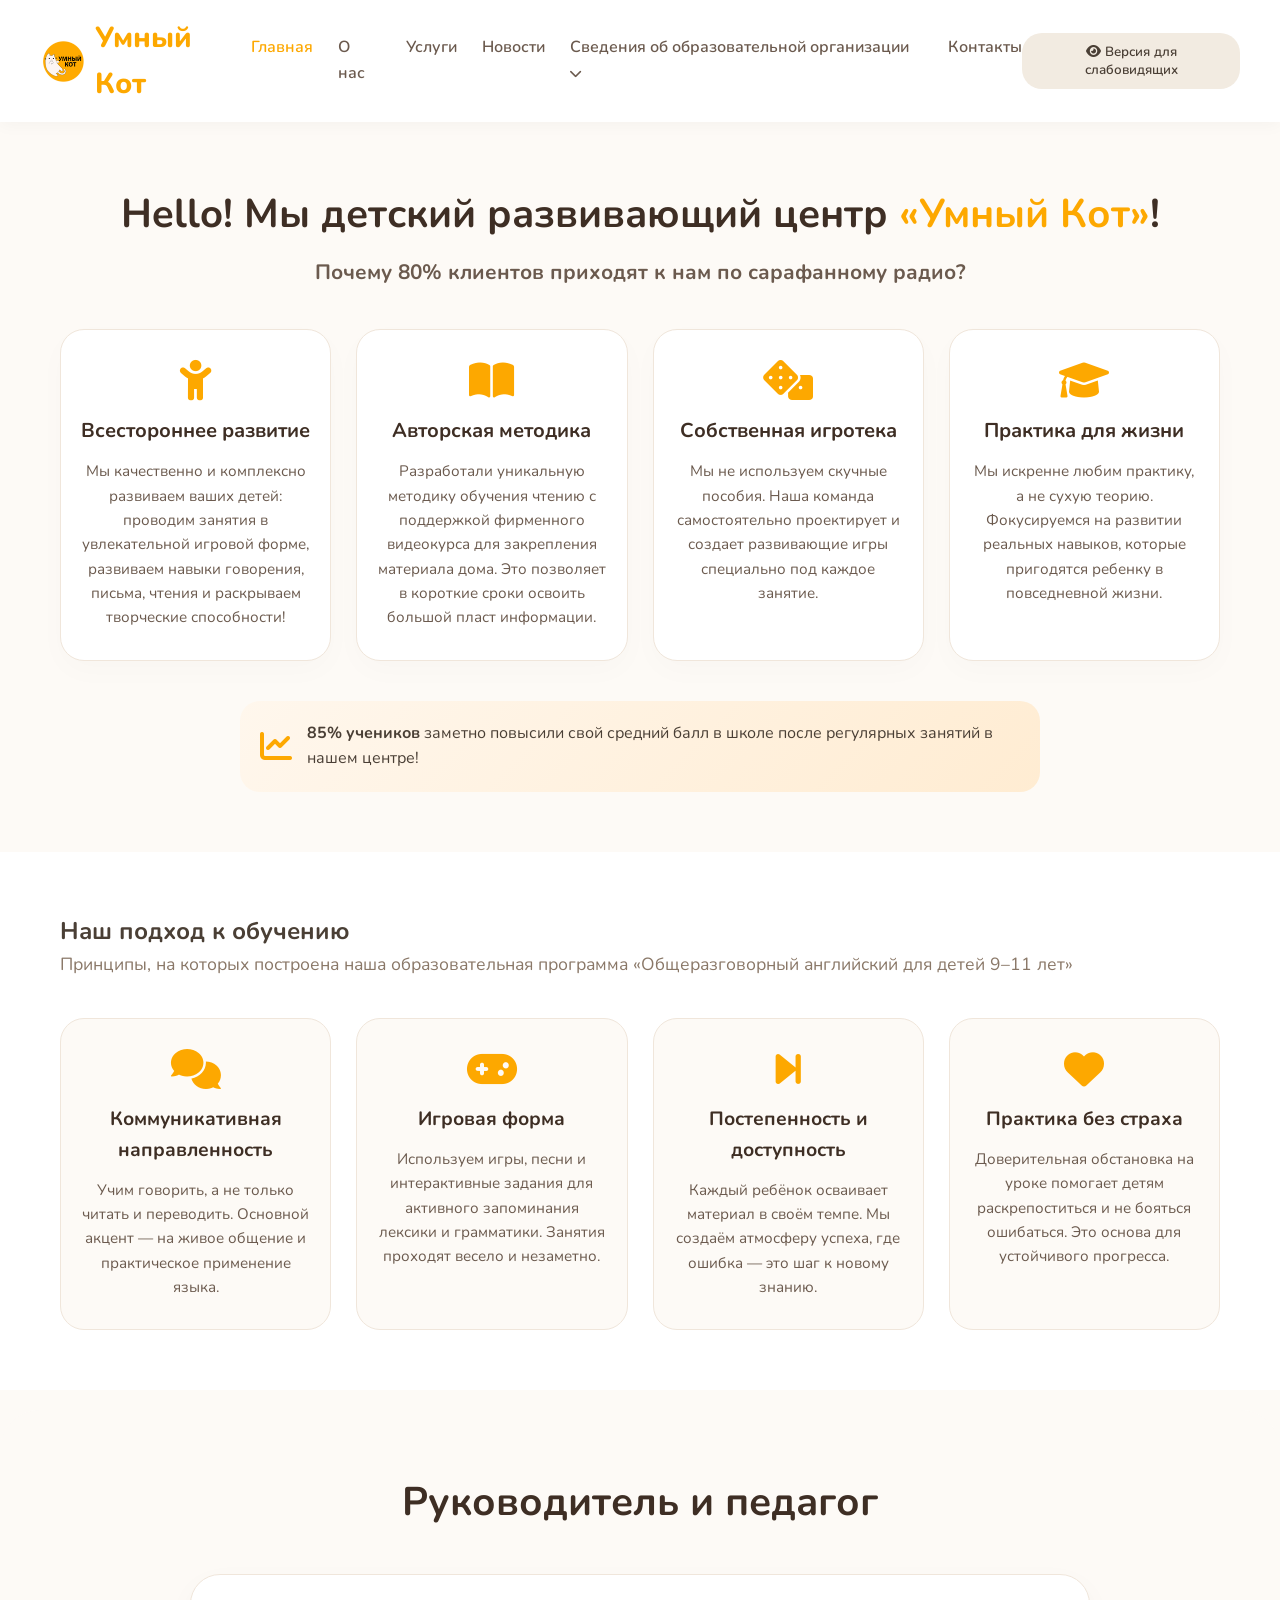
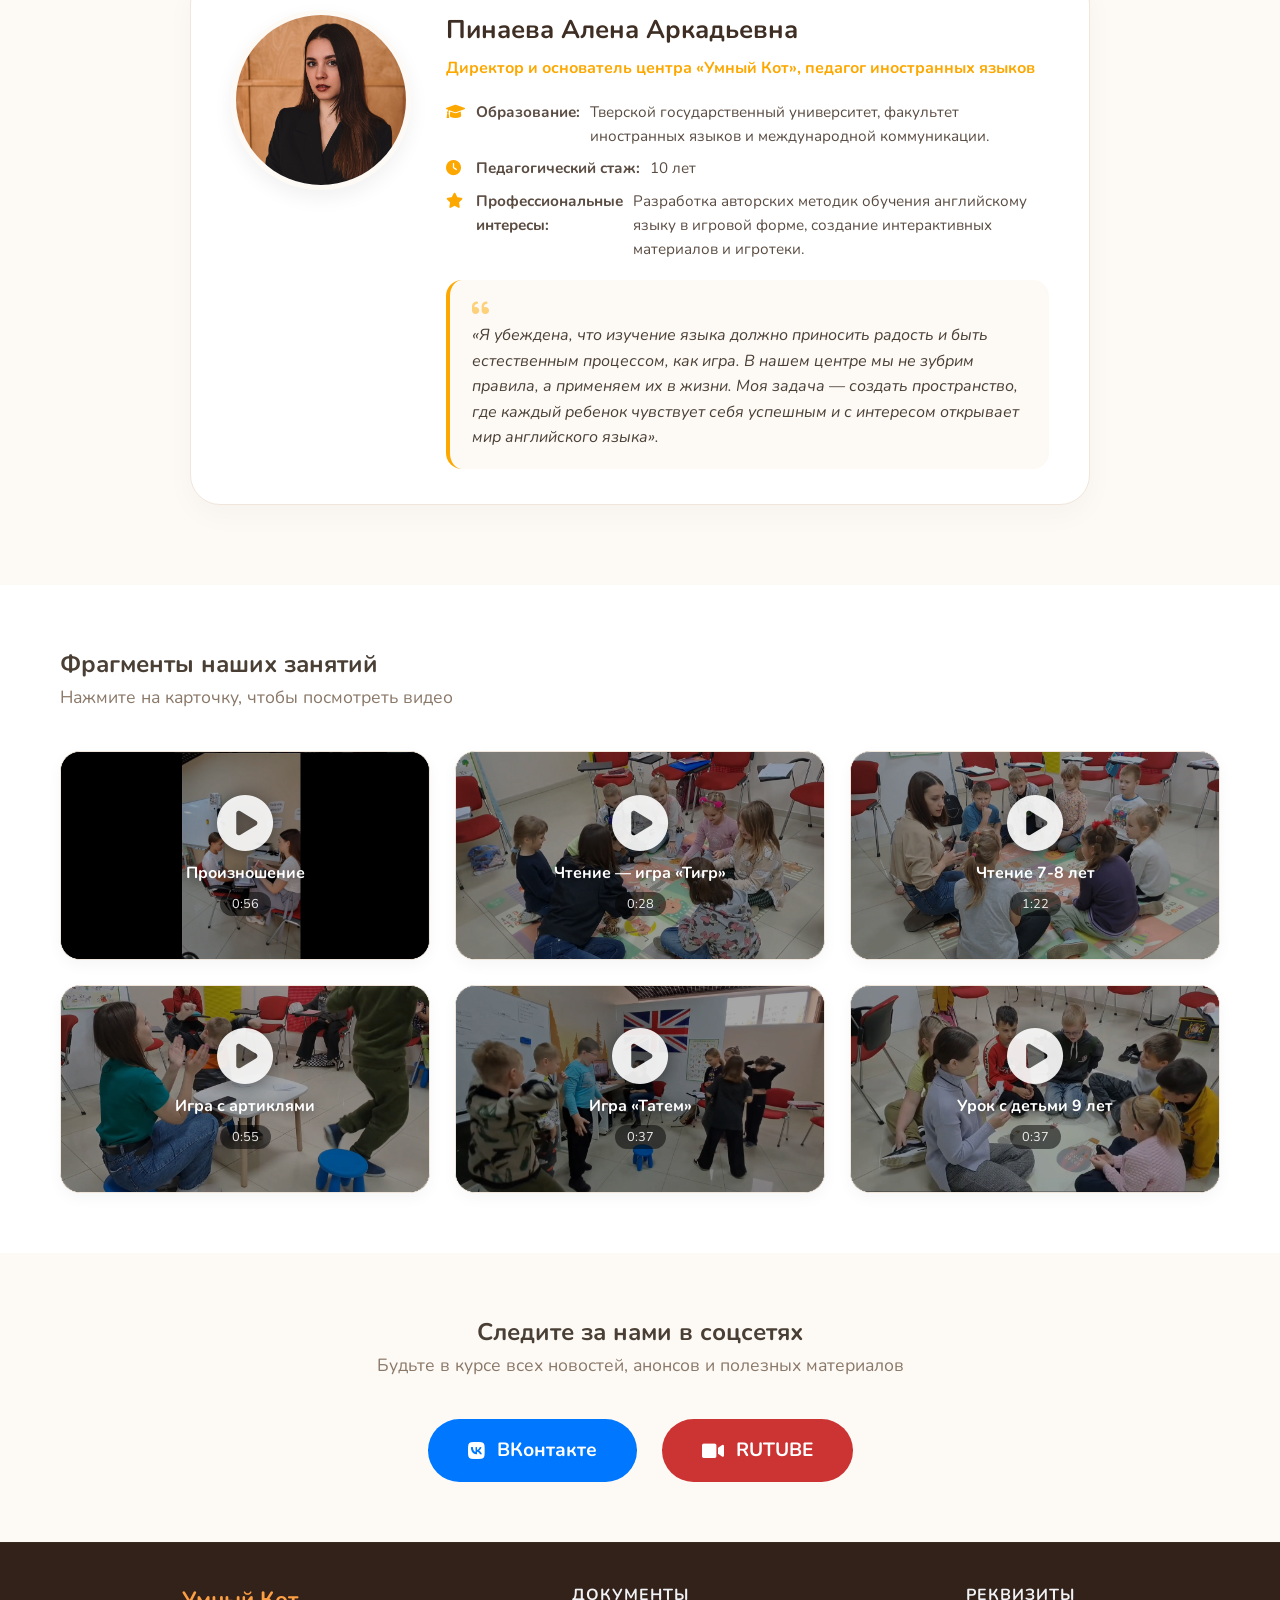
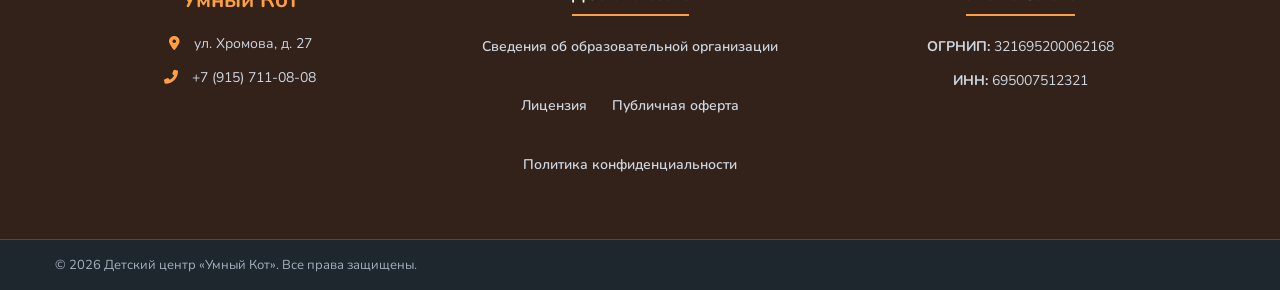
<file: about.html>
<!DOCTYPE html>
<html lang="ru">
<head>
    <meta charset="UTF-8" />
    <meta name="viewport" content="width=device-width, initial-scale=1.0" />
    <title>О нас — Умный Кот</title>
    <link rel="preconnect" href="https://fonts.googleapis.com" />
    <link rel="preconnect" href="https://fonts.gstatic.com" crossorigin />
    <link href="https://fonts.googleapis.com/css2?family=Nunito:wght@400;600;700;800&display=swap" rel="stylesheet" />
    <link rel="stylesheet" href="https://cdnjs.cloudflare.com/ajax/libs/font-awesome/6.0.0-beta3/css/all.min.css" />
    <link rel="stylesheet" href="assets/css/style.css" />
    <link rel="icon" type="image/png" href="assets/img/logo.png" />
</head>
<body>

<header>
    <div class="logo">
        <a href="index.html" style="display:flex; align-items:center; gap:10px; text-decoration:none; color:inherit;">
            <img src="assets/img/logo.png" alt="Умный Кот Логотип" id="main-logo">
            <span>Умный Кот</span>
        </a>
    </div>
    
    <ul class="nav-links" id="navLinks">
        <li><a href="index.html" class="active">Главная</a></li>
        <li><a href="about.html">О нас</a></li>
        <li><a href="services.html">Услуги</a></li>
        <li><a href="news.html">Новости</a></li>
        <li class="dropdown">
            <a href="sveden.html">Сведения об образовательной организации <i class="fas fa-chevron-down" style="font-size: 0.8rem;"></i></a>
            <ul class="dropdown-menu">
                <li><a href="sveden.html#common">Основные сведения</a></li>
                <li><a href="sveden.html#structure">Структура управления</a></li>
                <li><a href="sveden.html#documents">Документы</a></li>
                <li><a href="sveden.html#education">Образование</a></li>
                <li><a href="sveden.html#management">Руководство</a></li>
                <li><a href="sveden.html#teachers">Педсостав</a></li>
                <li><a href="sveden.html#paid-services">Платные услуги</a></li>
            </ul>
        </li>
        <li><a href="index.html#branches">Контакты</a></li>
    </ul>
    
    <!-- Бургер-меню (ДОБАВИТЬ) -->
    <div class="burger-menu" id="burgerMenu">
        <span></span>
        <span></span>
        <span></span>
    </div>
    
    <button id="bvi-open" class="btn-eye"><i class="fas fa-eye"></i> Версия для слабовидящих</button>
</header>

<main>
    <!-- ===== БЛОК "О ЦЕНТРЕ" ===== -->
    <section class="about-hero" id="mission">
        <div class="container">
            <h1>Hello! Мы детский развивающий центр <span>«Умный Кот»</span>!</h1>
            <p class="subtitle">Почему 80% клиентов приходят к нам по сарафанному радио?</p>
            
            <div class="advantages-grid">
                <div class="adv-card">
                    <i class="fas fa-child"></i>
                    <h3>Всестороннее развитие</h3>
                    <p>Мы качественно и комплексно развиваем ваших детей: проводим занятия в увлекательной игровой форме, развиваем навыки говорения, письма, чтения и раскрываем творческие способности!</p>
                </div>
                <div class="adv-card">
                    <i class="fas fa-book-open"></i>
                    <h3>Авторская методика</h3>
                    <p>Разработали уникальную методику обучения чтению с поддержкой фирменного видеокурса для закрепления материала дома. Это позволяет в короткие сроки освоить большой пласт информации.</p>
                </div>
                <div class="adv-card">
                    <i class="fas fa-dice"></i>
                    <h3>Собственная игротека</h3>
                    <p>Мы не используем скучные пособия. Наша команда самостоятельно проектирует и создает развивающие игры специально под каждое занятие.</p>
                </div>
                <div class="adv-card">
                    <i class="fas fa-graduation-cap"></i>
                    <h3>Практика для жизни</h3>
                    <p>Мы искренне любим практику, а не сухую теорию. Фокусируемся на развитии реальных навыков, которые пригодятся ребенку в повседневной жизни.</p>
                </div>
            </div>

            <div class="stat-box">
                <i class="fas fa-chart-line"></i>
                <span><strong>85% учеников</strong> заметно повысили свой средний балл в школе после регулярных занятий в нашем центре!</span>
            </div>
        </div>
    </section>

    <!-- ===== БЛОК "НАШ ПОДХОД" ===== -->
    <section class="approach-section" id="approach">
        <div class="container">
            <h2 class="section-title">Наш подход к обучению</h2>
            <p class="section-subtitle">Принципы, на которых построена наша образовательная программа «Общеразговорный английский для детей 9–11 лет»</p>
            <div class="approach-grid">
                <div class="approach-card">
                    <i class="fas fa-comments"></i>
                    <h3>Коммуникативная направленность</h3>
                    <p>Учим говорить, а не только читать и переводить. Основной акцент — на живое общение и практическое применение языка.</p>
                </div>
                <div class="approach-card">
                    <i class="fas fa-gamepad"></i>
                    <h3>Игровая форма</h3>
                    <p>Используем игры, песни и интерактивные задания для активного запоминания лексики и грамматики. Занятия проходят весело и незаметно.</p>
                </div>
                <div class="approach-card">
                    <i class="fas fa-step-forward"></i>
                    <h3>Постепенность и доступность</h3>
                    <p>Каждый ребёнок осваивает материал в своём темпе. Мы создаём атмосферу успеха, где ошибка — это шаг к новому знанию.</p>
                </div>
                <div class="approach-card">
                    <i class="fas fa-heart"></i>
                    <h3>Практика без страха</h3>
                    <p>Доверительная обстановка на уроке помогает детям раскрепоститься и не бояться ошибаться. Это основа для устойчивого прогресса.</p>
                </div>
            </div>
        </div>
    </section>

    <!-- ===== БЛОК "РУКОВОДИТЕЛЬ И ПЕДАГОГ" (растянутая плашка) ===== -->
    <section class="team-section" id="team">
        <div class="container">
            <h2>Руководитель и педагог</h2>
            <div class="team-grid">
                <div class="member-card ceo-card ceo-expanded">
                    <img src="assets/img/ceo.jpg" alt="Пинаева Алена Аркадьевна" class="member-img">
                    <div class="ceo-info">
                        <h4>Пинаева Алена Аркадьевна</h4>
                        <p class="role">Директор и основатель центра «Умный Кот», педагог иностранных языков</p>
                        <div class="ceo-details">
                            <p><i class="fas fa-graduation-cap"></i> <strong>Образование:</strong> Тверской государственный университет, факультет иностранных языков и международной коммуникации.</p>
                            <p><i class="fas fa-clock"></i> <strong>Педагогический стаж:</strong> 10 лет</p>
                            <p><i class="fas fa-star"></i> <strong>Профессиональные интересы:</strong> Разработка авторских методик обучения английскому языку в игровой форме, создание интерактивных материалов и игротеки.</p>
                        </div>
                        <div class="ceo-quote">
                            <i class="fas fa-quote-left"></i>
                            <p>«Я убеждена, что изучение языка должно приносить радость и быть естественным процессом, как игра. В нашем центре мы не зубрим правила, а применяем их в жизни. Моя задача — создать пространство, где каждый ребенок чувствует себя успешным и с интересом открывает мир английского языка».</p>
                        </div>
                    </div>
                </div>
            </div>
        </div>
    </section>

    <!-- ===== ВИДЕО-ГАЛЕРЕЯ (с превью-картинками) ===== -->
<section class="video-gallery-section" id="video-gallery">
    <div class="container">
        <h2 class="section-title">Фрагменты наших занятий</h2>
        <p class="section-subtitle">Нажмите на карточку, чтобы посмотреть видео</p>
        <div class="video-grid" id="videoGrid">
            <!-- Видео 1: Произношение -->
            <div class="video-card" data-video='<iframe src="https://vk.com/video_ext.php?oid=125853463&id=456239736" width="100%" style="aspect-ratio:16/9; background:#000;" allow="autoplay; encrypted-media; fullscreen; picture-in-picture; screen-wake-lock;" frameborder="0" allowfullscreen></iframe>'>
                <div class="video-preview" style="background-image: url('assets/img/video-preview-1.jpg');">
                    <i class="fas fa-play-circle"></i>
                    <span class="video-title">Произношение</span>
                    <span class="video-duration">0:56</span>
                </div>
                <div class="video-iframe" style="display:none;"></div>
            </div>
            <!-- Видео 2: Чтение — игра «Тигр» -->
            <div class="video-card" data-video='<iframe src="https://vk.com/video_ext.php?oid=125853463&id=456239708" width="100%" style="aspect-ratio:16/9; background:#000;" allow="autoplay; encrypted-media; fullscreen; picture-in-picture; screen-wake-lock;" frameborder="0" allowfullscreen></iframe>'>
                <div class="video-preview" style="background-image: url('assets/img/video-preview-2.jpg');">
                    <i class="fas fa-play-circle"></i>
                    <span class="video-title">Чтение — игра «Тигр»</span>
                    <span class="video-duration">0:28</span>
                </div>
                <div class="video-iframe" style="display:none;"></div>
            </div>
            <!-- Видео 3: Чтение с детьми 7-8 лет -->
            <div class="video-card" data-video='<iframe src="https://vk.com/video_ext.php?oid=125853463&id=456239707" width="100%" style="aspect-ratio:16/9; background:#000;" allow="autoplay; encrypted-media; fullscreen; picture-in-picture; screen-wake-lock;" frameborder="0" allowfullscreen></iframe>'>
                <div class="video-preview" style="background-image: url('assets/img/video-preview-3.jpg');">
                    <i class="fas fa-play-circle"></i>
                    <span class="video-title">Чтение 7-8 лет</span>
                    <span class="video-duration">1:22</span>
                </div>
                <div class="video-iframe" style="display:none;"></div>
            </div>
            <!-- Видео 4: Игра с артиклями -->
            <div class="video-card" data-video='<iframe src="https://vk.com/video_ext.php?oid=125853463&id=456239706" width="100%" style="aspect-ratio:16/9; background:#000;" allow="autoplay; encrypted-media; fullscreen; picture-in-picture; screen-wake-lock;" frameborder="0" allowfullscreen></iframe>'>
                <div class="video-preview" style="background-image: url('assets/img/video-preview-4.jpg');">
                    <i class="fas fa-play-circle"></i>
                    <span class="video-title">Игра с артиклями</span>
                    <span class="video-duration">0:55</span>
                </div>
                <div class="video-iframe" style="display:none;"></div>
            </div>
            <!-- Видео 5: Игра «Татем» -->
            <div class="video-card" data-video='<iframe src="https://vk.com/video_ext.php?oid=125853463&id=456239705" width="100%" style="aspect-ratio:16/9; background:#000;" allow="autoplay; encrypted-media; fullscreen; picture-in-picture; screen-wake-lock;" frameborder="0" allowfullscreen></iframe>'>
                <div class="video-preview" style="background-image: url('assets/img/video-preview-5.jpg');">
                    <i class="fas fa-play-circle"></i>
                    <span class="video-title">Игра «Татем»</span>
                    <span class="video-duration">0:37</span>
                </div>
                <div class="video-iframe" style="display:none;"></div>
            </div>
            <!-- Видео 6: Урок с детьми 9 лет -->
            <div class="video-card" data-video='<iframe src="https://vk.com/video_ext.php?oid=125853463&id=456239704" width="100%" style="aspect-ratio:16/9; background:#000;" allow="autoplay; encrypted-media; fullscreen; picture-in-picture; screen-wake-lock;" frameborder="0" allowfullscreen></iframe>'>
                <div class="video-preview" style="background-image: url('assets/img/video-preview-6.jpg');">
                    <i class="fas fa-play-circle"></i>
                    <span class="video-title">Урок с детьми 9 лет</span>
                    <span class="video-duration">0:37</span>
                </div>
                <div class="video-iframe" style="display:none;"></div>
            </div>
        </div>
    </div>
</section>

    <!-- ===== БЛОК "МЫ В СОЦСЕТЯХ" ===== -->
    <section class="social-section" id="social">
        <div class="container">
            <h2 class="section-title">Следите за нами в соцсетях</h2>
            <p class="section-subtitle">Будьте в курсе всех новостей, анонсов и полезных материалов</p>
            <div class="social-links">
                <a href="https://vk.com/smart.cat.tver" target="_blank" class="social-btn vk-btn">
                    <i class="fab fa-vk"></i> ВКонтакте
                </a>
                <a href="https://rutube.ru/channel/59294432/" target="_blank" class="social-btn rutube-btn">
                    <i class="fas fa-video"></i> RUTUBE
                </a>
            </div>
        </div>
    </section>
<footer class="site-footer">
  <div class="footer-container">
    
    <div class="footer-column">
      <div class="footer-logo">
        <h3>Умный Кот</h3>
      </div>
      <ul class="footer-contacts">
        <li><i class="fas fa-map-marker-alt"></i> ул. Хромова, д. 27</li>
        <li><i class="fas fa-phone-alt"></i> <a href="tel:+79157110808">+7 (915) 711-08-08</a></li>
      </ul>
    </div>

    <!-- Колонка 2: Документы и сведения -->
    <div class="footer-column">
      <h4>Документы</h4>
      <ul class="footer-links">
        <li><a href="sveden.html">Сведения об образовательной организации</a></li>
        <li><a href="sveden.html#license-status">Лицензия</a></li>
        <li><a href="docs/Oferta.pdf" target="_blank">Публичная оферта</a></li>
        <li><a href="docs/Privacy_Policy.pdf" target="_blank">Политика конфиденциальности</a></li>
      </ul>
    </div>

    <div class="footer-column">
      <h4>Реквизиты</h4>
      <ul class="footer-legal">
        <li><strong>ОГРНИП:</strong> 321695200062168</li>
        <li><strong>ИНН:</strong> 695007512321</li>
      </ul>
    </div>

  </div>

  <div class="footer-bottom">
    <div class="footer-container">
      <p>&copy; 2026 Детский центр «Умный Кот». Все права защищены.</p>
    </div>
  </div>
</footer>

<script>
    // ===== Видео-галерея: раскрытие по клику =====
    document.querySelectorAll('.video-card').forEach(card => {
        card.addEventListener('click', function(e) {
            // Если клик внутри уже открытого iframe — не мешаем (пользователь может управлять плеером)
            if (e.target.closest('.video-iframe iframe')) return;

            const isActive = this.classList.contains('active');
            // Закрываем все другие открытые видео
            document.querySelectorAll('.video-card.active').forEach(other => {
                if (other !== this) {
                    other.classList.remove('active');
                    const otherIframe = other.querySelector('.video-iframe');
                    otherIframe.innerHTML = '';
                    otherIframe.style.display = 'none';
                    other.querySelector('.video-preview').style.display = 'flex';
                }
            });

            if (isActive) {
                // Сворачиваем текущее
                this.classList.remove('active');
                const iframeContainer = this.querySelector('.video-iframe');
                iframeContainer.innerHTML = '';
                iframeContainer.style.display = 'none';
                this.querySelector('.video-preview').style.display = 'flex';
            } else {
                // Раскрываем текущее
                this.classList.add('active');
                const preview = this.querySelector('.video-preview');
                const iframeContainer = this.querySelector('.video-iframe');
                // Вставляем iframe из data-атрибута
                const videoHtml = this.dataset.video;
                iframeContainer.innerHTML = videoHtml;
                iframeContainer.style.display = 'block';
                preview.style.display = 'none';
            }
        });
    });
</script>
<!-- ===== ВЕРСИЯ ДЛЯ СЛАБОВИДЯЩИХ ===== -->
<script src="assets/js/bvi.js"></script>

<!-- ===== МОБИЛЬНОЕ МЕНЮ (БУРГЕР) ===== -->
<script src="assets/js/menu.js"></script>

</body>
</html>
</file>
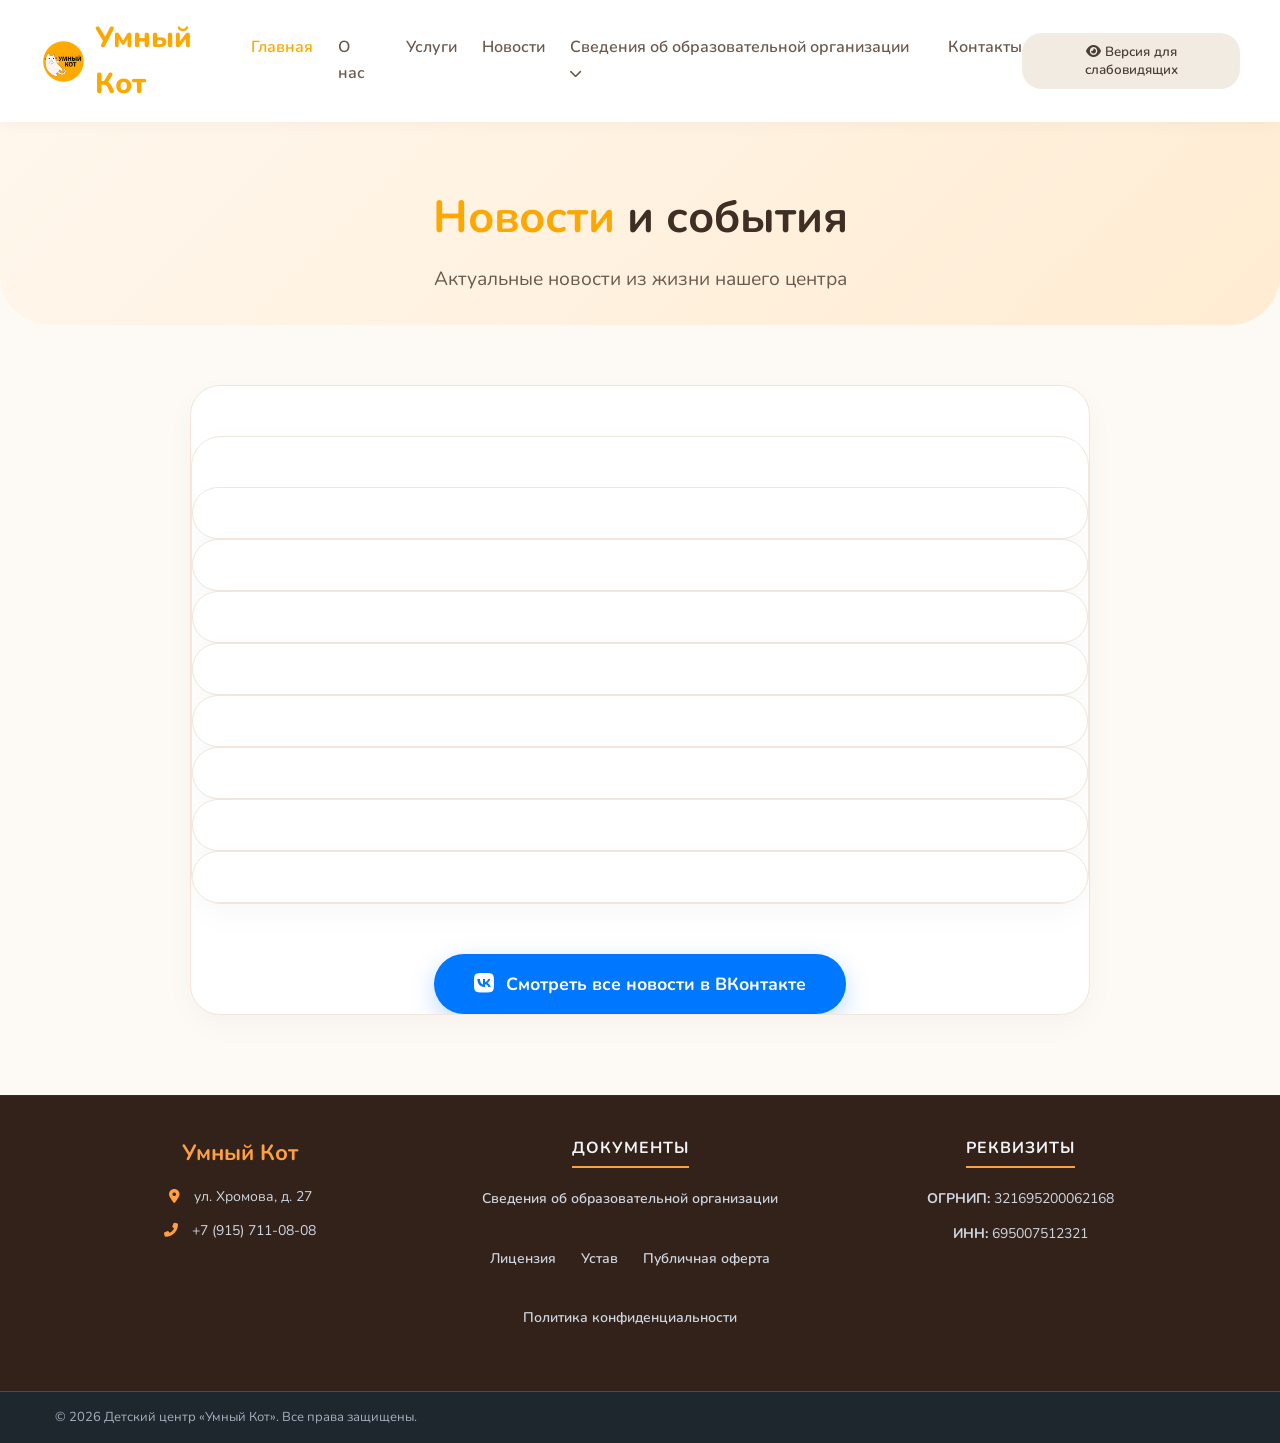
<file: news.html>
<!DOCTYPE html>
<html lang="ru">
<head>
    <meta charset="UTF-8" />
    <meta name="viewport" content="width=device-width, initial-scale=1.0" />
    <title>Новости — Умный Кот</title>

    <link rel="preconnect" href="https://fonts.googleapis.com" />
    <link rel="preconnect" href="https://fonts.gstatic.com" crossorigin />
    <link href="https://fonts.googleapis.com/css2?family=Nunito:wght@400;600;700;800&display=swap" rel="stylesheet" />
    <link rel="stylesheet" href="https://cdnjs.cloudflare.com/ajax/libs/font-awesome/6.0.0-beta3/css/all.min.css" />
    <link rel="stylesheet" href="assets/css/style.css" />
    <link rel="icon" type="image/png" href="assets/img/logo.png" />
</head>
<body>

<header>
    <div class="logo">
        <a href="index.html" style="display:flex; align-items:center; gap:10px; text-decoration:none; color:inherit;">
            <img src="assets/img/logo.png" alt="Умный Кот Логотип" id="main-logo">
            <span>Умный Кот</span>
        </a>
    </div>
    
    <ul class="nav-links" id="navLinks">
        <li><a href="index.html" class="active">Главная</a></li>
        <li><a href="about.html">О нас</a></li>
        <li><a href="services.html">Услуги</a></li>
        <li><a href="news.html">Новости</a></li>
        <li class="dropdown">
            <a href="sveden.html">Сведения об образовательной организации <i class="fas fa-chevron-down" style="font-size: 0.8rem;"></i></a>
            <ul class="dropdown-menu">
                <li><a href="sveden.html#common">Основные сведения</a></li>
                <li><a href="sveden.html#structure">Структура управления</a></li>
                <li><a href="sveden.html#documents">Документы</a></li>
                <li><a href="sveden.html#education">Образование</a></li>
                <li><a href="sveden.html#management">Руководство</a></li>
                <li><a href="sveden.html#teachers">Педсостав</a></li>
                <li><a href="sveden.html#paid-services">Платные услуги</a></li>
            </ul>
        </li>
        <li><a href="index.html#branches">Контакты</a></li>
    </ul>
    
    <!-- Бургер-меню (ДОБАВИТЬ) -->
    <div class="burger-menu" id="burgerMenu">
        <span></span>
        <span></span>
        <span></span>
    </div>
    
    <button id="bvi-open" class="btn-eye"><i class="fas fa-eye"></i> Версия для слабовидящих</button>
</header>

<main>
    <section class="news-hero">
        <div class="container">
            <h1><span>Новости</span> и события</h1>
            <p class="subtitle">Актуальные новости из жизни нашего центра</p>
        </div>
    </section>

    <section class="news-feed">
        <div class="container">
            <div class="news-list">

                <div class="news-item">
                    <div class="news-card">
                        <div class="news-content">
                            <div id="vk_post_-215278589_1542"></div>
                            <script type="text/javascript" src="https://vk.com/js/api/openapi.js"></script>
                            <script type="text/javascript">
                                (function() {
                                VK.Widgets.Post("vk_post_-215278589_1542", -215278589, 1542, "m6msrjZcHjOiFe5QKgV_QH-EXXhp");
                                            }());
                            </script>
                     </div>
                    </div>


                                <!-- НОВОСТЬ 1_1 -->
                <div class="news-item">
                    <div class="news-card">
                        <div class="news-content">
                            <div id="vk_post_-215278589_1534"></div>
                                <script type="text/javascript" src="https://vk.com/js/api/openapi.js"></script>
                                <script type="text/javascript">
                                (function() {
                                VK.Widgets.Post("vk_post_-215278589_1534", -215278589, 1534, "Exv4mX0JLOFptmE547q3ksLRd7UG");
                                 }());
                        </script>
                    </div>
                </div>

                <!-- НОВОСТЬ 1 -->
                <div class="news-item">
                    <div class="news-card">
                        <div class="news-content">
                            <div id="vk_post_-215278589_1505"></div>
                            <script type="text/javascript" src="https://vk.com/js/api/openapi.js?173"></script>
                            <script type="text/javascript">
                              (function() {
                                VK.Widgets.Post("vk_post_-215278589_1505", -215278589, 1505, 'tzAvLyZ5dn3RbnYH2SEHQ-cwgTce');
                              }());
                            </script>
                        </div>
                    </div>
                </div>

                <!-- НОВОСТЬ 2 -->
                <div class="news-item">
                    <div class="news-card">
                        <div class="news-content">
                            <div id="vk_post_-215278589_1490"></div>
                            <script type="text/javascript">
                              (function() {
                                VK.Widgets.Post("vk_post_-215278589_1490", -215278589, 1490, '83Th8zQTFVyflDTaYPeMY7JTLhJo');
                              }());
                            </script>
                        </div>
                    </div>
                </div>

                <!-- НОВОСТЬ 3 -->
                <div class="news-item">
                    <div class="news-card">
                        <div class="news-content">
                            <div id="vk_post_-215278589_1489"></div>
                            <script type="text/javascript">
                              (function() {
                                VK.Widgets.Post("vk_post_-215278589_1489", -215278589, 1489, 'WH-X1ZxiO8Y3ljq6BBYk4u0z-Nfu');
                              }());
                            </script>
                        </div>
                    </div>
                </div>

                <!-- НОВОСТЬ 4 -->
                <div class="news-item">
                    <div class="news-card">
                        <div class="news-content">
                            <div id="vk_post_-215278589_1488"></div>
                            <script type="text/javascript">
                              (function() {
                                VK.Widgets.Post("vk_post_-215278589_1488", -215278589, 1488, 'DZUJ2VOyPUSyy64q78eTj1WTnJxi');
                              }());
                            </script>
                        </div>
                    </div>
                </div>

                <!-- НОВОСТЬ 5 -->
                <div class="news-item">
                    <div class="news-card">
                        <div class="news-content">
                            <div id="vk_post_-215278589_1486"></div>
                            <script type="text/javascript">
                              (function() {
                                VK.Widgets.Post("vk_post_-215278589_1486", -215278589, 1486, 'BmhR8P6rbaCl7CFwW8OvcAUEiAO1');
                              }());
                            </script>
                        </div>
                    </div>
                </div>

                <!-- НОВОСТЬ 6 -->
                <div class="news-item">
                    <div class="news-card">
                        <div class="news-content">
                            <div id="vk_post_-215278589_1481"></div>
                            <script type="text/javascript">
                              (function() {
                                VK.Widgets.Post("vk_post_-215278589_1481", -215278589, 1481, 'OTnNGgFGLLtOoph4WUeMNjw4Iy2R');
                              }());
                            </script>
                        </div>
                    </div>
                </div>

                <!-- НОВОСТЬ 7 -->
                <div class="news-item">
                    <div class="news-card">
                        <div class="news-content">
                            <div id="vk_post_-215278589_1477"></div>
                            <script type="text/javascript">
                              (function() {
                                VK.Widgets.Post("vk_post_-215278589_1477", -215278589, 1477, 'Q_7SLA8xOOb-oI7CYZPcBHTE6pX1');
                              }());
                            </script>
                        </div>
                    </div>
                </div>

                <!-- НОВОСТЬ 8 -->
                <div class="news-item">
                    <div class="news-card">
                        <div class="news-content">
                            <div id="vk_post_-215278589_1463"></div>
                            <script type="text/javascript">
                              (function() {
                                VK.Widgets.Post("vk_post_-215278589_1463", -215278589, 1463, 'jgBhDPpFrW0MS72aqjc4SyLvyeVi');
                              }());
                            </script>
                        </div>
                    </div>
                </div>

            </div>

            <!-- Кнопка "Смотреть все новости в ВК" -->
            <div class="news-footer">
                <a href="https://vk.com/smart.cat.tver" target="_blank" class="btn-news-vk">
                    <i class="fab fa-vk"></i> Смотреть все новости в ВКонтакте
                </a>
            </div>

        </div>
    </section>
</main>

<footer class="site-footer">
  <div class="footer-container">
    
    <div class="footer-column">
      <div class="footer-logo">
        <h3>Умный Кот</h3>
      </div>
      <ul class="footer-contacts">
        <li><i class="fas fa-map-marker-alt"></i> ул. Хромова, д. 27</li>
        <li><i class="fas fa-phone-alt"></i> <a href="tel:+79157110808">+7 (915) 711-08-08</a></li>
      </ul>
    </div>

    <div class="footer-column">
      <h4>Документы</h4>
      <ul class="footer-links">
        <li><a href="sveden.html">Сведения об образовательной организации</a></li>
        <li><a href="sveden.html#license-status">Лицензия</a></li>
        <li><a href="docs/Ustav.pdf" target="_blank">Устав</a></li>
        <li><a href="docs/Oferta.pdf" target="_blank">Публичная оферта</a></li>
        <li><a href="docs/Privacy_Policy.pdf" target="_blank">Политика конфиденциальности</a></li>
      </ul>
    </div>

    <div class="footer-column">
      <h4>Реквизиты</h4>
      <ul class="footer-legal">
        <li><strong>ОГРНИП:</strong> 321695200062168</li>
        <li><strong>ИНН:</strong> 695007512321</li>
      </ul>
    </div>

  </div>

  <div class="footer-bottom">
    <div class="footer-container">
      <p>&copy; 2026 Детский центр «Умный Кот». Все права защищены.</p>
    </div>
  </div>
</footer>

<script src="assets/js/bvi.js"></script>
<!-- ===== МОБИЛЬНОЕ МЕНЮ (БУРГЕР) ===== -->
<script src="assets/js/menu.js"></script>

</body>
</html>
</file>
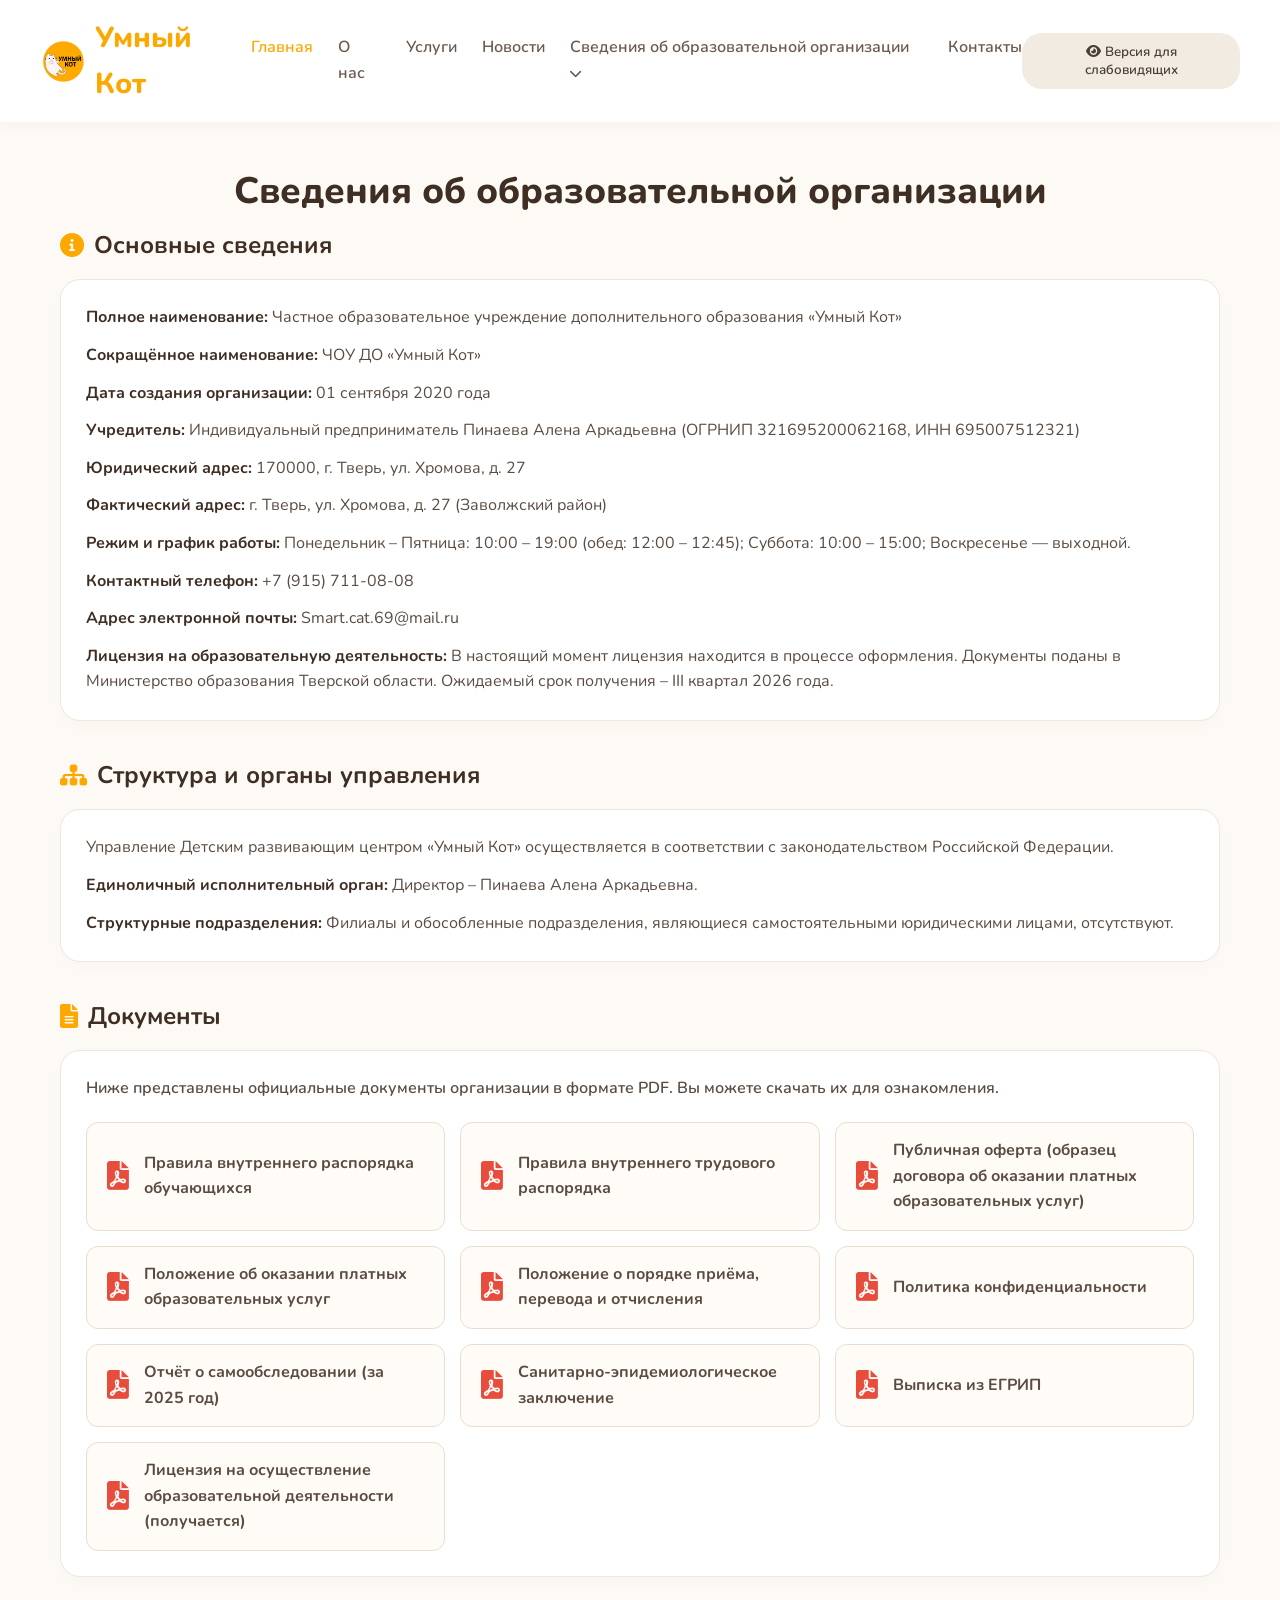
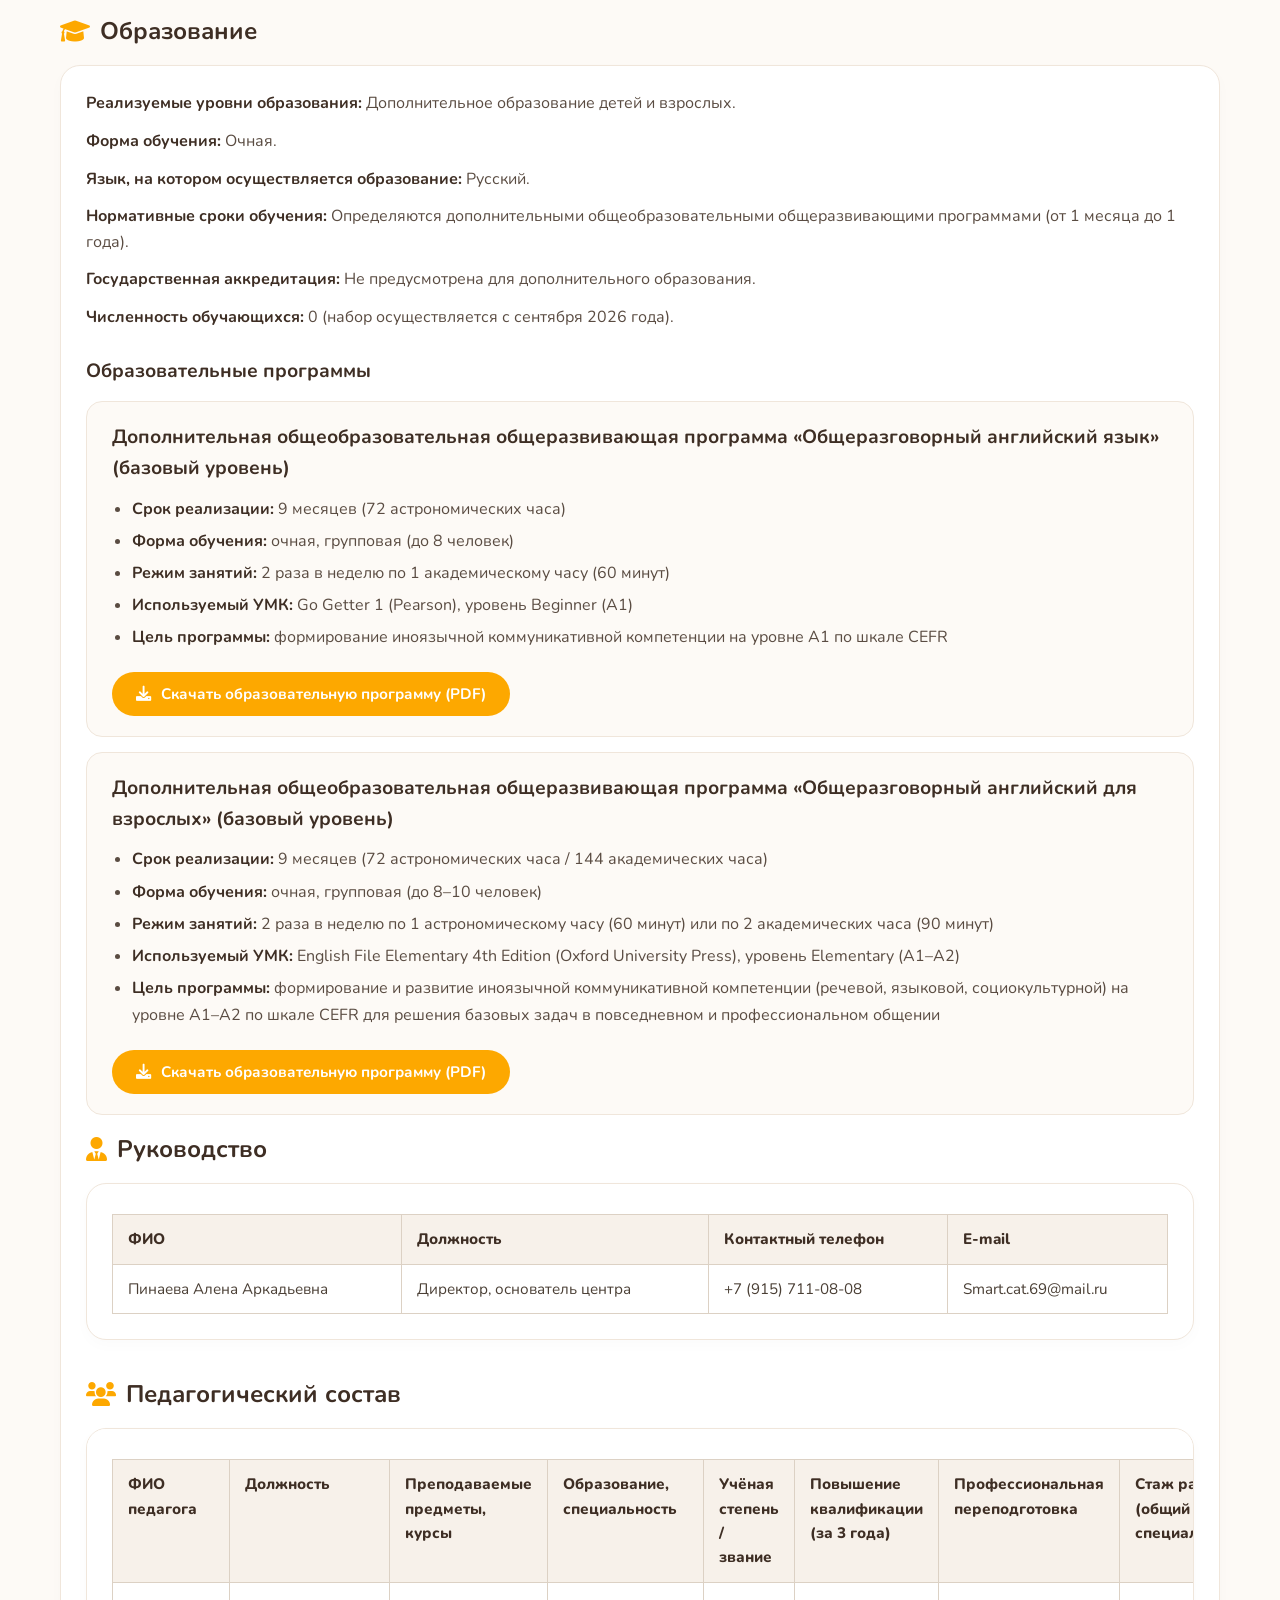
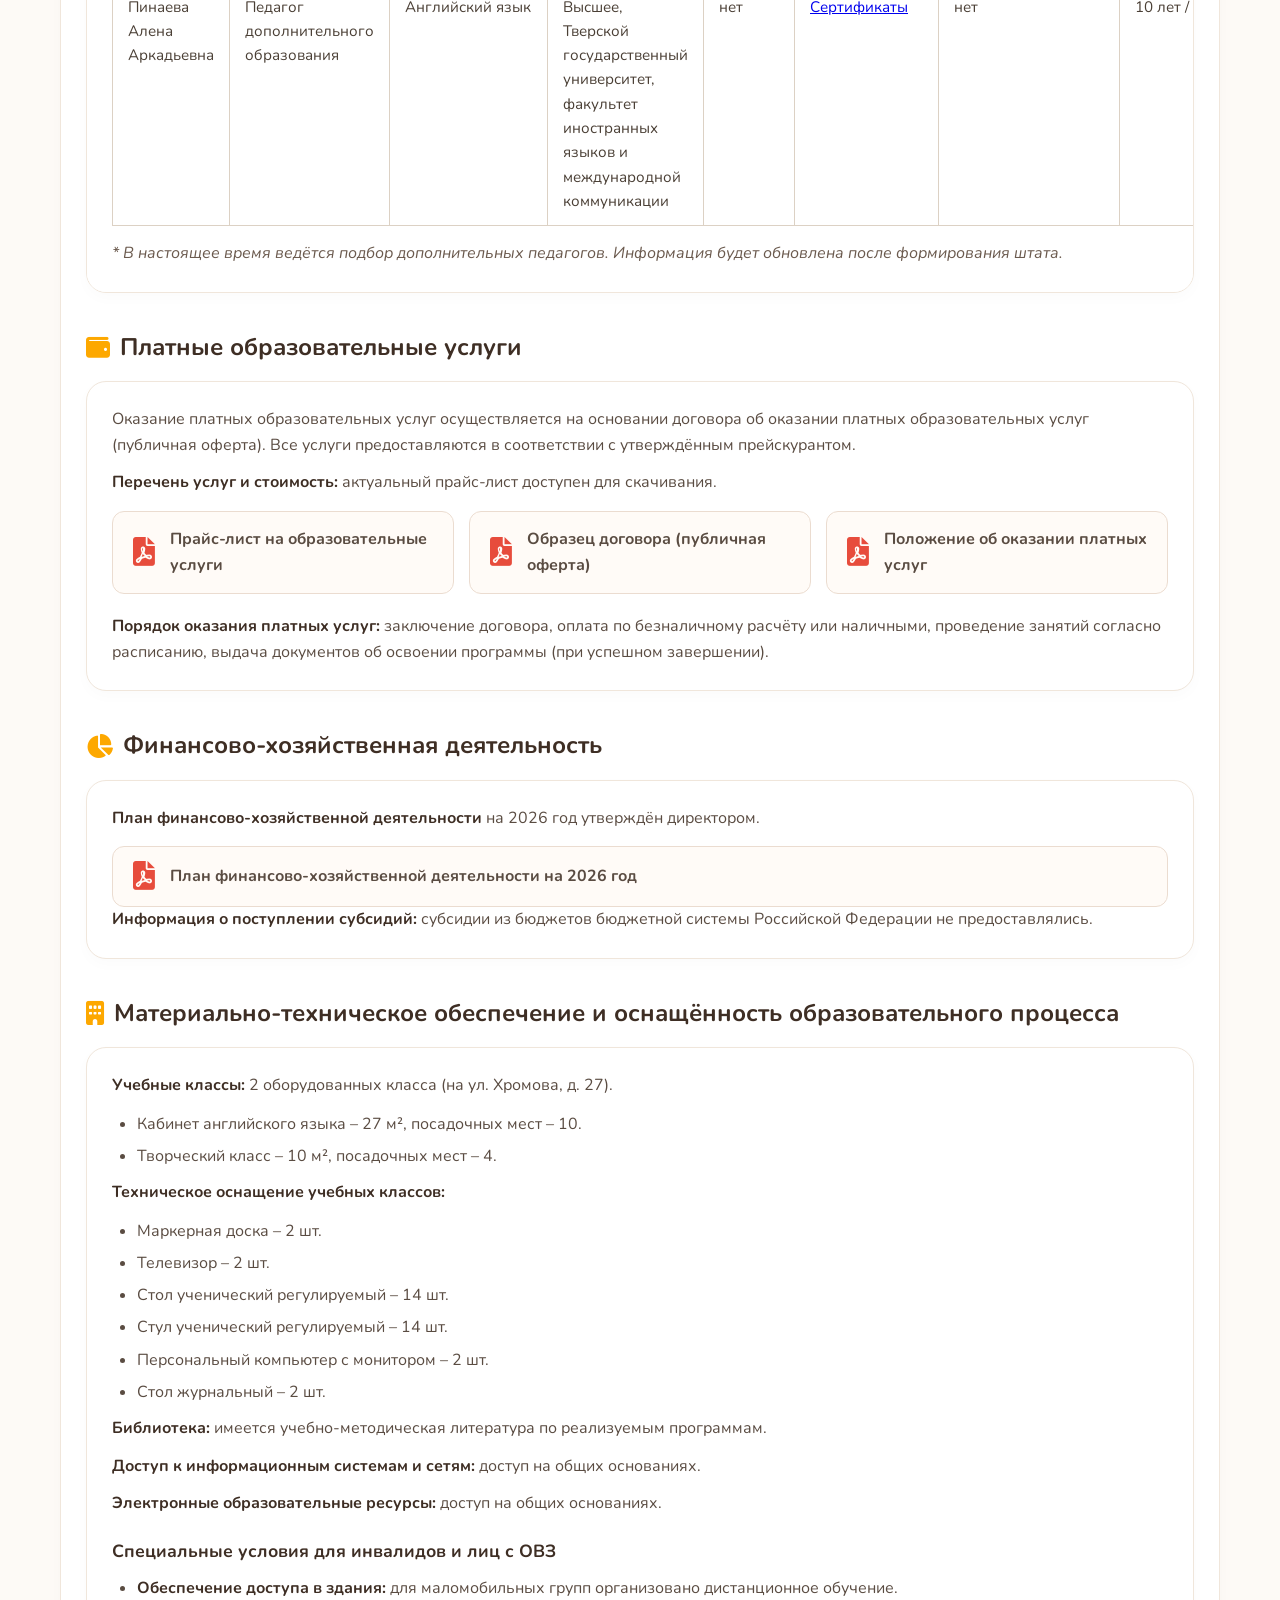
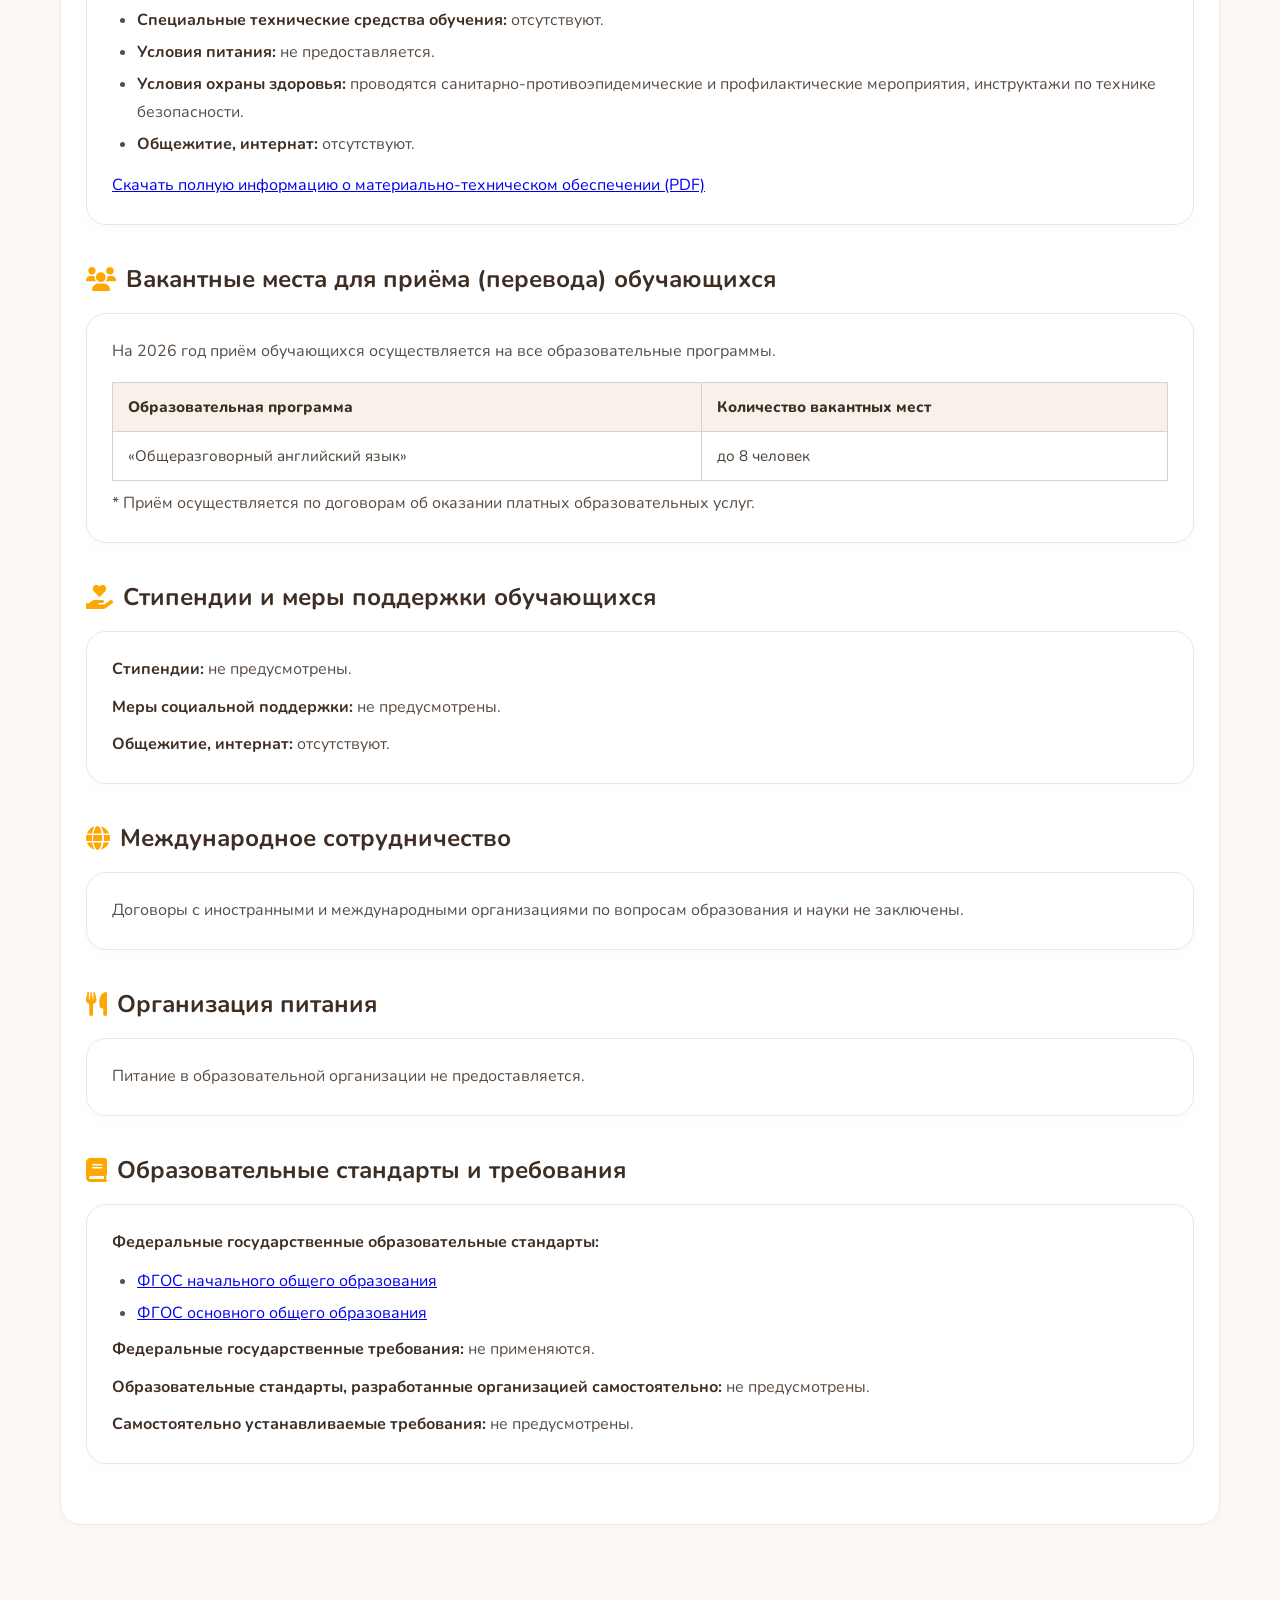
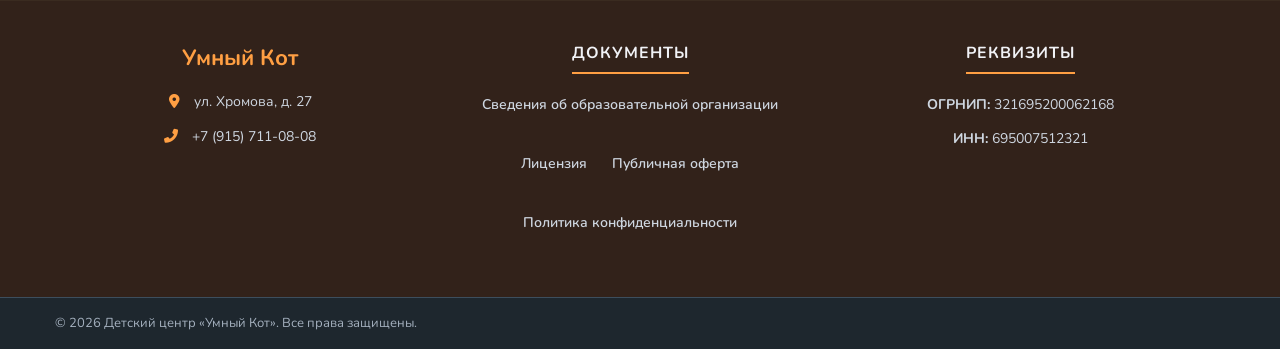
<file: sveden.html>
<!DOCTYPE html>
<html lang="ru">
<head>
    <meta charset="UTF-8" />
    <meta name="viewport" content="width=device-width, initial-scale=1.0" />
    <title>Сведения об образовательной организации — Умный Кот</title>
    <link rel="preconnect" href="https://fonts.googleapis.com" />
    <link rel="preconnect" href="https://fonts.gstatic.com" crossorigin />
    <link href="https://fonts.googleapis.com/css2?family=Nunito:wght@400;600;700;800&display=swap" rel="stylesheet" />
    <link rel="stylesheet" href="https://cdnjs.cloudflare.com/ajax/libs/font-awesome/6.0.0-beta3/css/all.min.css" />
    <link rel="stylesheet" href="assets/css/style.css" />
    <link rel="icon" type="image/png" href="assets/img/logo.png" />
</head>
<body>

<header>
    <div class="logo">
        <a href="index.html" style="display:flex; align-items:center; gap:10px; text-decoration:none; color:inherit;">
            <img src="assets/img/logo.png" alt="Умный Кот Логотип" id="main-logo">
            <span>Умный Кот</span>
        </a>
    </div>
    
    <ul class="nav-links" id="navLinks">
        <li><a href="index.html" class="active">Главная</a></li>
        <li><a href="about.html">О нас</a></li>
        <li><a href="services.html">Услуги</a></li>
        <li><a href="news.html">Новости</a></li>
        <li class="dropdown">
            <a href="sveden.html">Сведения об образовательной организации <i class="fas fa-chevron-down" style="font-size: 0.8rem;"></i></a>
            <ul class="dropdown-menu">
                <li><a href="sveden.html#common">Основные сведения</a></li>
                <li><a href="sveden.html#structure">Структура управления</a></li>
                <li><a href="sveden.html#documents">Документы</a></li>
                <li><a href="sveden.html#education">Образование</a></li>
                <li><a href="sveden.html#management">Руководство</a></li>
                <li><a href="sveden.html#teachers">Педсостав</a></li>
                <li><a href="sveden.html#paid-services">Платные услуги</a></li>
            </ul>
        </li>
        <li><a href="index.html#branches">Контакты</a></li>
    </ul>
    
    <!-- Бургер-меню (ДОБАВИТЬ) -->
    <div class="burger-menu" id="burgerMenu">
        <span></span>
        <span></span>
        <span></span>
    </div>
    
    <button id="bvi-open" class="btn-eye"><i class="fas fa-eye"></i> Версия для слабовидящих</button>
</header>

<main class="sveden-page">
    <div class="container">
        <h1 class="sveden-main-title">Сведения об образовательной организации</h1>

        <!-- ============================================================ -->
        <!-- 1. ОСНОВНЫЕ СВЕДЕНИЯ -->
        <!-- ============================================================ -->
        <section class="sveden-section" id="common">
            <h2><i class="fas fa-info-circle"></i> Основные сведения</h2>
            <div class="sveden-card">
                <p><strong>Полное наименование:</strong> Частное образовательное учреждение дополнительного образования «Умный Кот»</p>
                <p><strong>Сокращённое наименование:</strong> ЧОУ ДО «Умный Кот»</p>
                <p><strong>Дата создания организации:</strong> 01 сентября 2020 года</p>
                <p><strong>Учредитель:</strong> Индивидуальный предприниматель Пинаева Алена Аркадьевна (ОГРНИП 321695200062168, ИНН 695007512321)</p>
                <p><strong>Юридический адрес:</strong> 170000, г. Тверь, ул. Хромова, д. 27</p>
                <p><strong>Фактический адрес:</strong> г. Тверь, ул. Хромова, д. 27 (Заволжский район)</p>
                <p><strong>Режим и график работы:</strong> Понедельник – Пятница: 10:00 – 19:00 (обед: 12:00 – 12:45); Суббота: 10:00 – 15:00; Воскресенье — выходной.</p>
                <p><strong>Контактный телефон:</strong> +7 (915) 711-08-08</p>
                <p><strong>Адрес электронной почты:</strong> Smart.cat.69@mail.ru</p>
                <p id="license-status"><strong>Лицензия на образовательную деятельность:</strong> В настоящий момент лицензия находится в процессе оформления. Документы поданы в Министерство образования Тверской области. Ожидаемый срок получения – III квартал 2026 года.</p>
            </div>
        </section>

        <!-- ============================================================ -->
        <!-- 2. СТРУКТУРА И ОРГАНЫ УПРАВЛЕНИЯ -->
        <!-- ============================================================ -->
        <section class="sveden-section" id="structure">
            <h2><i class="fas fa-sitemap"></i> Структура и органы управления</h2>
            <div class="sveden-card">
                <p>Управление Детским развивающим центром «Умный Кот» осуществляется в соответствии с законодательством Российской Федерации.</p>
                <p><strong>Единоличный исполнительный орган:</strong> Директор – Пинаева Алена Аркадьевна.</p>
                <p><strong>Структурные подразделения:</strong> Филиалы и обособленные подразделения, являющиеся самостоятельными юридическими лицами, отсутствуют.</p>
            </div>
        </section>

        <!-- ============================================================ -->
        <!-- 3. ДОКУМЕНТЫ -->
        <!-- ============================================================ -->
        <section class="sveden-section" id="documents">
            <h2><i class="fas fa-file-alt"></i> Документы</h2>
            <div class="sveden-card">
                <p class="doc-intro">Ниже представлены официальные документы организации в формате PDF. Вы можете скачать их для ознакомления.</p>
                <div class="docs-grid">
                    
                    <a href="docs/Pravila_vnutrennego_rasporjadka.pdf" target="_blank" class="doc-link-item">
                        <i class="fas fa-file-pdf"></i>
                        <span>Правила внутреннего распорядка обучающихся</span>
                    </a>
                    <a href="docs/Trudovoj_rasporjadok.pdf" target="_blank" class="doc-link-item">
                        <i class="fas fa-file-pdf"></i>
                        <span>Правила внутреннего трудового распорядка</span>
                    </a>
                    <a href="docs/Oferta.pdf" target="_blank" class="doc-link-item">
                        <i class="fas fa-file-pdf"></i>
                        <span>Публичная оферта (образец договора об оказании платных образовательных услуг)</span>
                    </a>
                    <a href="docs/Polozhenie_platnye.pdf" target="_blank" class="doc-link-item">
                        <i class="fas fa-file-pdf"></i>
                        <span>Положение об оказании платных образовательных услуг</span>
                    </a>
                    <a href="docs/Polozhenie_o_prieme.pdf" target="_blank" class="doc-link-item">
                        <i class="fas fa-file-pdf"></i>
                        <span>Положение о порядке приёма, перевода и отчисления</span>
                    </a>
                    <a href="docs/Privacy_policy.pdf" target="_blank" class="doc-link-item">
                        <i class="fas fa-file-pdf"></i>
                        <span>Политика конфиденциальности</span>
                    </a>
                    <a href="docs/Otchet_samobsledovanie.pdf" target="_blank" class="doc-link-item">
                        <i class="fas fa-file-pdf"></i>
                        <span>Отчёт о самообследовании (за 2025 год)</span>
                    </a>
                    <a href="docs/Sanpin.pdf" target="_blank" class="doc-link-item">
                        <i class="fas fa-file-pdf"></i>
                        <span>Санитарно-эпидемиологическое заключение</span>
                    </a>
                    <a href="docs/egrip.pdf" target="_blank" class="doc-link-item">
                        <i class="fas fa-file-pdf"></i>
                        <span>Выписка из ЕГРИП</span>
                    </a>
                    <a href="docs/Licenzia.pdf" target="_blank" class="doc-link-item">
                        <i class="fas fa-file-pdf"></i>
                        <span>Лицензия на осуществление образовательной деятельности (получается)</span>
                    </a>
                </div>
            </div>
        </section>

        <!-- ============================================================ -->
        <!-- 4. ОБРАЗОВАНИЕ -->
        <!-- ============================================================ -->
        <section class="sveden-section" id="education">
            <h2><i class="fas fa-graduation-cap"></i> Образование</h2>
            <div class="sveden-card">
                <p><strong>Реализуемые уровни образования:</strong> Дополнительное образование детей и взрослых.</p>
                <p><strong>Форма обучения:</strong> Очная.</p>
                <p><strong>Язык, на котором осуществляется образование:</strong> Русский.</p>
                <p><strong>Нормативные сроки обучения:</strong> Определяются дополнительными общеобразовательными общеразвивающими программами (от 1 месяца до 1 года).</p>
                <p><strong>Государственная аккредитация:</strong> Не предусмотрена для дополнительного образования.</p>
                <p><strong>Численность обучающихся:</strong> 0 (набор осуществляется с сентября 2026 года).</p>

                <h3 style="margin: 25px 0 15px; color: var(--text-title); font-size: 1.2rem;">Образовательные программы</h3>

                <div class="edu-program">
                    <h4>Дополнительная общеобразовательная общеразвивающая программа «Общеразговорный английский язык» (базовый уровень)</h4>
                    <ul>
                        <li><strong>Срок реализации:</strong> 9 месяцев (72 астрономических часа)</li>
                        <li><strong>Форма обучения:</strong> очная, групповая (до 8 человек)</li>
                        <li><strong>Режим занятий:</strong> 2 раза в неделю по 1 академическому часу (60 минут)</li>
                        <li><strong>Используемый УМК:</strong> Go Getter 1 (Pearson), уровень Beginner (A1)</li>
                        <li><strong>Цель программы:</strong> формирование иноязычной коммуникативной компетенции на уровне A1 по шкале CEFR</li>
                    </ul>
                    <p><a href="docs/Programma_Go_Getter_1.pdf" target="_blank" class="btn-download"><i class="fas fa-download"></i> Скачать образовательную программу (PDF)</a></p>
                </div>
<!-- ===== ВТОРАЯ ОБРАЗОВАТЕЛЬНАЯ ПРОГРАММА (English File Elementary) ===== -->
<div class="edu-program">
    <h4>Дополнительная общеобразовательная общеразвивающая программа «Общеразговорный английский для взрослых» (базовый уровень)</h4>
    <ul>
        <li><strong>Срок реализации:</strong> 9 месяцев (72 астрономических часа / 144 академических часа)</li>
        <li><strong>Форма обучения:</strong> очная, групповая (до 8–10 человек)</li>
        <li><strong>Режим занятий:</strong> 2 раза в неделю по 1 астрономическому часу (60 минут) или по 2 академических часа (90 минут)</li>
        <li><strong>Используемый УМК:</strong> English File Elementary 4th Edition (Oxford University Press), уровень Elementary (A1–A2)</li>
        <li><strong>Цель программы:</strong> формирование и развитие иноязычной коммуникативной компетенции (речевой, языковой, социокультурной) на уровне A1–A2 по шкале CEFR для решения базовых задач в повседневном и профессиональном общении</li>
    </ul>
    <p><a href="docs/programma_vzroslye.pdf" target="_blank" class="btn-download"><i class="fas fa-download"></i> Скачать образовательную программу (PDF)</a></p>
</div>
        <!-- ============================================================ -->
        <!-- 5. РУКОВОДСТВО -->
        <!-- ============================================================ -->
        <section class="sveden-section" id="management">
            <h2><i class="fas fa-user-tie"></i> Руководство</h2>
            <div class="sveden-card table-responsive">
                <table class="official-table">
                    <thead>
                        <tr>
                            <th>ФИО</th>
                            <th>Должность</th>
                            <th>Контактный телефон</th>
                            <th>E-mail</th>
                        </tr>
                    </thead>
                    <tbody>
                        <tr>
                            <td>Пинаева Алена Аркадьевна</td>
                            <td>Директор, основатель центра</td>
                            <td>+7 (915) 711-08-08</td>
                            <td>Smart.cat.69@mail.ru</td>
                        </tr>
                    </tbody>
                </table>
            </div>
        </section>

        <!-- ============================================================ -->
        <!-- 6. ПЕДАГОГИЧЕСКИЙ СОСТАВ -->
        <!-- ============================================================ -->
        <section class="sveden-section" id="teachers">
            <h2><i class="fas fa-users"></i> Педагогический состав</h2>
            <div class="sveden-card table-responsive">
                <table class="official-table">
                    <thead>
                        <tr>
                            <th>ФИО педагога</th>
                            <th>Должность</th>
                            <th>Преподаваемые предметы, курсы</th>
                            <th>Образование, специальность</th>
                            <th>Учёная степень / звание</th>
                            <th>Повышение квалификации (за 3 года)</th>
                            <th>Профессиональная переподготовка</th>
                            <th>Стаж работы (общий / по специальности)</th>
                            <th>Образовательные программы</th>
                        </tr>
                    </thead>
                    <tbody>
                        <tr>
                            <td>Пинаева Алена Аркадьевна</td>
                            <td>Педагог дополнительного образования</td>
                            <td>Английский язык</td>
                            <td>Высшее, Тверской государственный университет, факультет иностранных языков и международной коммуникации</td>
                            <td>нет</td>
                            <td><a href="docs/sertificate.pdf" target="_blank">Сертификаты</a></td>
                            <td>нет</td>
                            <td>10 лет / 10 лет</td>
                            <td>«Общеразговорный английский язык»</td>
                        </tr>
                    </tbody>
                </table>
                <p style="margin-top: 15px; font-style: italic; color: #6b5a4e;">* В настоящее время ведётся подбор дополнительных педагогов. Информация будет обновлена после формирования штата.</p>
            </div>
        </section>

        <!-- ============================================================ -->
        <!-- 7. ПЛАТНЫЕ ОБРАЗОВАТЕЛЬНЫЕ УСЛУГИ -->
        <!-- ============================================================ -->
        <section class="sveden-section" id="paid-services">
            <h2><i class="fas fa-wallet"></i> Платные образовательные услуги</h2>
            <div class="sveden-card">
                <p>Оказание платных образовательных услуг осуществляется на основании договора об оказании платных образовательных услуг (публичная оферта). Все услуги предоставляются в соответствии с утверждённым прейскурантом.</p>
                <p><strong>Перечень услуг и стоимость:</strong> актуальный прайс-лист доступен для скачивания.</p>
                <div class="docs-grid" style="margin-top: 15px;">
                    <a href="docs/Prays-list.pdf" target="_blank" class="doc-link-item">
                        <i class="fas fa-file-pdf"></i>
                        <span>Прайс-лист на образовательные услуги</span>
                    </a>
                    <a href="docs/Oferta.pdf" target="_blank" class="doc-link-item">
                        <i class="fas fa-file-pdf"></i>
                        <span>Образец договора (публичная оферта)</span>
                    </a>
                    <a href="docs/Polozhenie_platnye.pdf" target="_blank" class="doc-link-item">
                        <i class="fas fa-file-pdf"></i>
                        <span>Положение об оказании платных услуг</span>
                    </a>
                </div>
                <p style="margin-top: 20px;"><strong>Порядок оказания платных услуг:</strong> заключение договора, оплата по безналичному расчёту или наличными, проведение занятий согласно расписанию, выдача документов об освоении программы (при успешном завершении).</p>
            </div>
        </section>

        <!-- ============================================================ -->
        <!-- 8. ФИНАНСОВО-ХОЗЯЙСТВЕННАЯ ДЕЯТЕЛЬНОСТЬ -->
        <!-- ============================================================ -->
        <section class="sveden-section" id="finance">
            <h2><i class="fas fa-chart-pie"></i> Финансово-хозяйственная деятельность</h2>
            <div class="sveden-card">
                <p><strong>План финансово-хозяйственной деятельности</strong> на 2026 год утверждён директором.</p>
                <div class="docs-grid" style="margin-top: 15px;">
                    <a href="docs/Plan_FHD_2026.pdf" target="_blank" class="doc-link-item">
                        <i class="fas fa-file-pdf"></i>
                        <span>План финансово-хозяйственной деятельности на 2026 год</span>
                    </a>
            <!-- Ссылка на бухгалтерскую отчётность временно скрыта
            <a href="docs/Godovaja_buh_otchetnost.pdf" target="_blank" class="doc-link-item">
                <i class="fas fa-file-pdf"></i>
                <span>Годовая бухгалтерская отчётность (2025 год)</span>
            </a>
            -->
                </div>
                <p><strong>Информация о поступлении субсидий:</strong> субсидии из бюджетов бюджетной системы Российской Федерации не предоставлялись.</p>
            </div>
        </section>

        <!-- ============================================================ -->
        <!-- 9. МАТЕРИАЛЬНО-ТЕХНИЧЕСКОЕ ОБЕСПЕЧЕНИЕ -->
        <!-- ============================================================ -->
        <section class="sveden-section" id="material">
            <h2><i class="fas fa-building"></i> Материально-техническое обеспечение и оснащённость образовательного процесса</h2>
            <div class="sveden-card">
                <p><strong>Учебные классы:</strong> 2 оборудованных класса (на ул. Хромова, д. 27).</p>
                <ul>
                    <li>Кабинет английского языка – 27 м², посадочных мест – 10.</li>
                    <li>Творческий класс – 10 м², посадочных мест – 4.</li>
                </ul>
                <p><strong>Техническое оснащение учебных классов:</strong></p>
                <ul>
                    <li>Маркерная доска – 2 шт.</li>
                    <li>Телевизор – 2 шт.</li>
                    <li>Стол ученический регулируемый – 14 шт.</li>
                    <li>Стул ученический регулируемый – 14 шт.</li>
                    <li>Персональный компьютер с монитором – 2 шт.</li>
                    <li>Стол журнальный – 2 шт.</li>
                </ul>
                <p><strong>Библиотека:</strong> имеется учебно-методическая литература по реализуемым программам.</p>
                <p><strong>Доступ к информационным системам и сетям:</strong> доступ на общих основаниях.</p>
                <p><strong>Электронные образовательные ресурсы:</strong> доступ на общих основаниях.</p>

                <h3 style="margin: 20px 0 10px; color: var(--text-title); font-size: 1.1rem;">Специальные условия для инвалидов и лиц с ОВЗ</h3>
                <ul>
                    <li><strong>Обеспечение доступа в здания:</strong> для маломобильных групп организовано дистанционное обучение.</li>
                    <li><strong>Специальные технические средства обучения:</strong> отсутствуют.</li>
                    <li><strong>Условия питания:</strong> не предоставляется.</li>
                    <li><strong>Условия охраны здоровья:</strong> проводятся санитарно-противоэпидемические и профилактические мероприятия, инструктажи по технике безопасности.</li>
                    <li><strong>Общежитие, интернат:</strong> отсутствуют.</li>
                </ul>

                <p style="margin-top: 15px;"><a href="docs/Materialno_tehnicheskoe_obespechenie.pdf" target="_blank">Скачать полную информацию о материально-техническом обеспечении (PDF)</a></p>
            </div>
        </section>

        <!-- ============================================================ -->
        <!-- 10. ВАКАНТНЫЕ МЕСТА -->
        <!-- ============================================================ -->
        <section class="sveden-section" id="vacant">
            <h2><i class="fas fa-users"></i> Вакантные места для приёма (перевода) обучающихся</h2>
            <div class="sveden-card">
                <p>На 2026 год приём обучающихся осуществляется на все образовательные программы.</p>
                <div class="table-responsive">
                    <table class="official-table">
                        <thead>
                            <tr>
                                <th>Образовательная программа</th>
                                <th>Количество вакантных мест</th>
                            </tr>
                        </thead>
                        <tbody>
                            <tr>
                                <td>«Общеразговорный английский язык»</td>
                                <td>до 8 человек</td>
                            </tr>
                        </tbody>
                    </table>
                </div>
                <p style="margin-top: 10px;">* Приём осуществляется по договорам об оказании платных образовательных услуг.</p>
            </div>
        </section>

        <!-- ============================================================ -->
        <!-- 11. СТИПЕНДИИ И МЕРЫ ПОДДЕРЖКИ -->
        <!-- ============================================================ -->
        <section class="sveden-section" id="support">
            <h2><i class="fas fa-hand-holding-heart"></i> Стипендии и меры поддержки обучающихся</h2>
            <div class="sveden-card">
                <p><strong>Стипендии:</strong> не предусмотрены.</p>
                <p><strong>Меры социальной поддержки:</strong> не предусмотрены.</p>
                <p><strong>Общежитие, интернат:</strong> отсутствуют.</p>
            </div>
        </section>

        <!-- ============================================================ -->
        <!-- 12. МЕЖДУНАРОДНОЕ СОТРУДНИЧЕСТВО -->
        <!-- ============================================================ -->
        <section class="sveden-section" id="international">
            <h2><i class="fas fa-globe"></i> Международное сотрудничество</h2>
            <div class="sveden-card">
                <p>Договоры с иностранными и международными организациями по вопросам образования и науки не заключены.</p>
            </div>
        </section>

        <!-- ============================================================ -->
        <!-- 13. ОРГАНИЗАЦИЯ ПИТАНИЯ -->
        <!-- ============================================================ -->
        <section class="sveden-section" id="catering">
            <h2><i class="fas fa-utensils"></i> Организация питания</h2>
            <div class="sveden-card">
                <p>Питание в образовательной организации не предоставляется.</p>
            </div>
        </section>

        <!-- ============================================================ -->
        <!-- 14. ОБРАЗОВАТЕЛЬНЫЕ СТАНДАРТЫ -->
        <!-- ============================================================ -->
        <section class="sveden-section" id="standards">
            <h2><i class="fas fa-book"></i> Образовательные стандарты и требования</h2>
            <div class="sveden-card">
                <p><strong>Федеральные государственные образовательные стандарты:</strong></p>
                <ul>
                    <li><a href="https://fgos.ru/" target="_blank">ФГОС начального общего образования</a></li>
                    <li><a href="https://fgos.ru/" target="_blank">ФГОС основного общего образования</a></li>
                </ul>
                <p><strong>Федеральные государственные требования:</strong> не применяются.</p>
                <p><strong>Образовательные стандарты, разработанные организацией самостоятельно:</strong> не предусмотрены.</p>
                <p><strong>Самостоятельно устанавливаемые требования:</strong> не предусмотрены.</p>
            </div>
        </section>

    </div>
</main>

<footer class="site-footer">
  <div class="footer-container">
    
    <div class="footer-column">
      <div class="footer-logo">
        <h3>Умный Кот</h3>
      </div>
      <ul class="footer-contacts">
        <li><i class="fas fa-map-marker-alt"></i> ул. Хромова, д. 27</li>
        <li><i class="fas fa-phone-alt"></i> <a href="tel:+79157110808">+7 (915) 711-08-08</a></li>
      </ul>
    </div>

    <!-- Колонка 2: Документы и сведения -->
    <div class="footer-column">
      <h4>Документы</h4>
      <ul class="footer-links">
        <li><a href="sveden.html">Сведения об образовательной организации</a></li>
        <li><a href="sveden.html#license-status">Лицензия</a></li>
        <li><a href="docs/Oferta.pdf" target="_blank">Публичная оферта</a></li>
        <li><a href="docs/Privacy_Policy.pdf" target="_blank">Политика конфиденциальности</a></li>
      </ul>
    </div>

    <div class="footer-column">
      <h4>Реквизиты</h4>
      <ul class="footer-legal">
        <li><strong>ОГРНИП:</strong> 321695200062168</li>
        <li><strong>ИНН:</strong> 695007512321</li>
      </ul>
    </div>

  </div>

  <div class="footer-bottom">
    <div class="footer-container">
      <p>&copy; 2026 Детский центр «Умный Кот». Все права защищены.</p>
    </div>
  </div>
</footer>

<!-- ===== ВЕРСИЯ ДЛЯ СЛАБОВИДЯЩИХ ===== -->
<script src="assets/js/bvi.js"></script>

<!-- ===== МОБИЛЬНОЕ МЕНЮ (БУРГЕР) ===== -->
<script src="assets/js/menu.js"></script>
</body>
</html>
</file>
<file: assets/css/style.css>
/* ==========================================================================
   1. БАЗОВЫЕ НАСТРОЙКИ И ПЕРЕМЕННЫЕ
   ========================================================================== */
:root {
    --brand-color: #fda800; /* Твой фирменный оранжевый */
    --bg-creamy: #fdfaf6;    /* Мягкий кремовый фон */
    --text-dark: #4a3f35;    /* Основной цвет текста */
    --text-title: #3e2e24;   /* Цвет заголовков */
}

* { margin: 0; padding: 0; box-sizing: border-box; }

body {
    font-family: 'Nunito', sans-serif;
    background: var(--bg-creamy);
    color: var(--text-dark);
    line-height: 1.6;
}

.container { max-width: 1200px; margin: 0 auto; padding: 0 20px; }

/* ==========================================================================
   2. ШАПКА САЙТА (НАВИГАЦИЯ)
   ========================================================================== */
header {
    display: flex; justify-content: space-between; align-items: center;
    padding: 15px 40px; background: #ffffff;
    box-shadow: 0 4px 15px rgba(0,0,0,0.03);
    position: sticky; top: 0; z-index: 100;
}

.logo { display: flex; align-items: center; gap: 10px; font-size: 1.8rem; font-weight: 800; color: var(--brand-color); }
#main-logo { height: 45px; }

.nav-links { display: flex; gap: 25px; list-style: none; font-weight: 600; }
.nav-links a { text-decoration: none; color: #6b5a4e; transition: 0.3s; }
.nav-links a:hover, .nav-links a.active { color: var(--brand-color); }

.btn-eye {
    background: #f2ebe1; border: none; padding: 10px 15px; border-radius: 20px;
    font-family: inherit; font-weight: 600; color: var(--text-dark); cursor: pointer; transition: 0.3s;
}
.btn-eye:hover { background: #e3d8c8; }

/* ==========================================================================
   3. ГЛАВНЫЙ ЭКРАН (HERO)
   ========================================================================== */
.hero {
    display: flex; align-items: center; justify-content: space-between;
    padding: 60px 40px; background: linear-gradient(135deg, #fff7ed 0%, #ffecd2 100%);
    border-radius: 0 0 50px 50px; margin-bottom: 40px;
}
.hero-content h1 { font-size: 3rem; color: var(--text-title); line-height: 1.2; margin-bottom: 20px; }
.hero-content h1 span { color: var(--brand-color); }
.hero-content p { font-size: 1.2rem; margin-bottom: 30px; max-width: 500px; }

.btn-primary {
    background: var(--brand-color); color: white; padding: 15px 35px;
    border-radius: 30px; font-weight: 700; text-decoration: none;
    box-shadow: 0 8px 20px rgba(253, 168, 0, 0.3); transition: 0.3s; display: inline-block;
}
.btn-primary:hover { transform: translateY(-3px); box-shadow: 0 12px 25px rgba(253, 168, 0, 0.4); }

.hero-image-placeholder { font-size: 10rem; color: #ffd699; }

/* ==========================================================================
   4. БЛОК "О НАШЕМ ЦЕНТРЕ" (ABOUT SUMMARY)
   ========================================================================== */
.about-summary { padding: 60px 0; text-align: center; background: #ffffff; border-radius: 40px; margin: 20px 0; }
.about-summary h2 { font-size: 2.3rem; color: var(--text-title); margin-bottom: 20px; }
.about-summary p { max-width: 800px; margin: 0 auto 25px auto; font-size: 1.1rem; color: #6b5a4e; }

.btn-secondary {
    display: inline-block; padding: 12px 30px; 
    border: 2px solid var(--brand-color); color: var(--brand-color); 
    border-radius: 30px; text-decoration: none; font-weight: 700; transition: 0.3s;
}
.btn-secondary:hover { background: var(--brand-color); color: white; }

/* ==========================================================================
   5. СЕКЦИЯ СЛАЙДЕРА УСЛУГ (SWIPER)
   ========================================================================== */
.programs-slider-section { padding: 60px 0; text-align: center; }
.programs-slider-section h2 { font-size: 2.5rem; margin-bottom: 5px; color: var(--text-title); }
.section-subtitle { color: #8a7868; margin-bottom: 40px; font-size: 1.1rem; }
.program-item .price-tag {
    text-decoration: none; /* Убирает подчёркивание текста */
    display: inline-block;
}

.swiper { width: 92%; margin: 0 auto; padding: 20px 0; }

.swiper-slide.program-item {
    background: #ffffff; border-radius: 30px; padding: 30px 20px;
    box-shadow: 0 10px 30px rgba(0,0,0,0.03); border: 1px solid #f0e6db;
    transition: 0.3s; height: auto; display: flex; flex-direction: column; align-items: center;
}
.swiper-slide.program-item:hover { border-color: var(--brand-color); transform: translateY(-5px); }

/* Круглые и аккуратные картинки */
.service-img {
    width: 130px; height: 130px; object-fit: cover;
    border-radius: 20%; margin-bottom: 20px;
    border: 3px solid var(--bg-creamy); box-shadow: 0 4px 10px rgba(0,0,0,0.05);
}

.program-item h4 { font-size: 1.3rem; margin-bottom: 15px; color: var(--text-title); }

.price-tag {
    display: inline-block; background: #fff8e8; color: var(--brand-color);
    padding: 8px 25px; border-radius: 20px; font-weight: 800; margin-top: auto;
}

/* Кнопки навигации слайдера */
.swiper-button-next, .swiper-button-prev {
    color: var(--brand-color) !important; background: rgba(255, 255, 255, 0.9);
    width: 45px !important; height: 45px !important; border-radius: 50%;
    box-shadow: 0 4px 10px rgba(0,0,0,0.08);
}
.swiper-button-next::after, .swiper-button-prev::after { font-size: 18px !important; font-weight: bold; }


/* ==========================================================================
   6. БЛОК ФИЛИАЛЫ И КАРТА
   ========================================================================== */
.branches { padding: 80px 0; background: #ffffff; border-radius: 50px 50px 0 0; }
.branches h2 { font-size: 2.5rem; text-align: center; color: var(--text-title); margin-bottom: 40px; }

.branches-wrapper { display: flex; gap: 40px; align-items: stretch; }
.branches-list { flex: 1; display: flex; flex-direction: column; gap: 20px; justify-content: center; }

.branch-card {
    background: var(--bg-creamy); padding: 25px; border-radius: 20px;
    border: 1px solid #f0e6db; transition: 0.3s;
}
.branch-card h3 { color: var(--text-title); font-size: 1.3rem; margin-bottom: 10px; display: flex; align-items: center; gap: 10px; }
.branch-card h3 i { color: var(--brand-color); }
.branch-card p { color: #6b5a4e; font-size: 1rem; }
.branch-phone { margin-top: 8px; font-weight: 600; }

/* Контейнер для карты */
.map-container { flex: 1; min-height: 300px; border-radius: 25px; overflow: hidden; background: #f2ebe1; box-shadow: 0 10px 25px rgba(0,0,0,0.04); }
.map-placeholder { height: 100%; display: flex; flex-direction: column; align-items: center; justify-content: center; color: #a6988c; gap: 15px; padding: 40px 0; }
.map-placeholder i { font-size: 3.5rem; color: #ffd699; }

/* ==========================================================================
   7. КОНТАКТЫ И ПОДВАЛ (FOOTER)
   ========================================================================== */
.contact { background: #3e2e24; color: #fdfaf6; padding: 60px 0; border-radius: 0; margin-top: 0; }
.contact h2 { font-size: 2.2rem; margin-bottom: 20px; }
.contact p { font-size: 1.1rem; margin-bottom: 15px; }
.contact i { color: var(--brand-color); margin-right: 10px; }

footer { background: #2a1e16; color: #a6988c; padding: 40px 0; text-align: center; border-top: 1px solid #3a2b20; }
.footer-links { display: flex; justify-content: center; gap: 25px; flex-wrap: wrap; }
.footer-links a { color: #d6c8bc; text-decoration: none; font-weight: 600; transition: 0.3s; }
.footer-links a:hover { color: var(--brand-color); }

/* ==========================================================================
   8. АДАПТИВНОСТЬ (RESPONSIVE)
   ========================================================================== */
@media (max-width: 992px) {
    .branches-wrapper { flex-direction: column; }
    .map-container { min-height: 250px; }
}

@media (max-width: 768px) {
    header { padding: 15px 20px; }
    .nav-links { display: none; } /* Скрываем десктопное меню */
    .hero { flex-direction: column; text-align: center; padding: 40px 20px; border-radius: 0 0 30px 30px; }
    .hero-content h1 { font-size: 2.2rem; }
    .hero-content p { max-width: 100%; }
    .hero-image-placeholder { display: none; }
    .swiper { width: 100%; }
}
/* ==========================================================================
   9. ВЫПАДАЮЩЕЕ МЕНЮ (DROPDOWN) И СТИЛИ СТРАНИЦЫ "О НАС"
   ========================================================================== */

/* Навигация dropdown */
.nav-links li { position: relative; }
.dropdown-menu {
    position: absolute; top: 100%; left: 0; background: #ffffff;
    list-style: none; padding: 10px 0; border-radius: 12px;
    box-shadow: 0 8px 25px rgba(0,0,0,0.08);
    opacity: 0; visibility: hidden; transform: translateY(10px);
    transition: 0.3s ease; min-width: 220px; z-index: 200;
}
.dropdown-menu li a {
    padding: 10px 20px; display: block; font-size: 0.95rem; color: #6b5a4e;
}
.dropdown-menu li a:hover { background: var(--bg-creamy); color: var(--brand-color); }
.nav-links li:hover .dropdown-menu { opacity: 1; visibility: visible; transform: translateY(0); }

/* Блок преимуществ */
.about-hero { padding: 60px 0; text-align: center; }
.about-hero h1 { font-size: 2.5rem; color: var(--text-title); margin-bottom: 10px; }
.about-hero h1 span { color: var(--brand-color); }
.about-hero .subtitle { font-size: 1.3rem; font-weight: 700; color: #6b5a4e; margin-bottom: 40px; }

.advantages-grid { display: grid; grid-template-columns: repeat(auto-fit, minmax(250px, 1fr)); gap: 25px; margin-bottom: 40px; }
.adv-card { background: #ffffff; padding: 30px 20px; border-radius: 24px; box-shadow: 0 10px 30px rgba(0,0,0,0.02); border: 1px solid #f0e6db; text-align: center; }
.adv-card i { font-size: 2.5rem; color: var(--brand-color); margin-bottom: 15px; }
.adv-card h3 { color: var(--text-title); margin-bottom: 12px; font-size: 1.25rem; }
.adv-card p { font-size: 0.95rem; color: #6b5a4e; }

.stat-box { background: linear-gradient(135deg, #fff7ed 0%, #ffecd2 100%); padding: 20px; border-radius: 20px; display: inline-flex; align-items: center; gap: 15px; max-width: 800px; text-align: left; }
.stat-box i { font-size: 2rem; color: var(--brand-color); }

/* Блок команды */
.team-section { padding: 60px 0; background: #ffffff; border-radius: 40px; }
.team-section h2 { text-align: center; font-size: 2.5rem; color: var(--text-title); margin-bottom: 40px; }
.team-block { margin-bottom: 50px; }
.block-title { font-size: 1.8rem; color: #6b5a4e; margin-bottom: 25px; text-align: center; position: relative; }

.team-grid { display: grid; grid-template-columns: repeat(auto-fit, minmax(280px, 1fr)); gap: 30px; }
.center-staff { max-width: 350px; margin: 0 auto; }

.member-card { background: var(--bg-creamy); border-radius: 24px; padding: 30px 20px; text-align: center; border: 1px solid #f0e6db; }
.member-img, .member-img-placeholder { width: 120px; height: 120px; border-radius: 50%; object-fit: cover; margin: 0 auto 20px auto; }
.member-img-placeholder { background: #f2ebe1; display: flex; align-items: center; justify-content: center; font-size: 2.5rem; color: #ffd699; }
.member-card h4 { font-size: 1.3rem; color: var(--text-title); margin-bottom: 5px; }
.member-card .role { color: var(--brand-color); font-weight: 700; font-size: 0.95rem; margin-bottom: 15px; }
.member-card .desc { font-size: 0.9rem; color: #6b5a4e; }

/* Официальный блок для проверок */
.official-section { padding: 80px 0; background: var(--bg-creamy); }
.official-section h2 { text-align: center; font-size: 2rem; color: var(--text-title); }
.table-notice { text-align: center; color: #8a7868; font-size: 0.9rem; margin-bottom: 40px; }
.official-block { background: #ffffff; padding: 30px; border-radius: 20px; border: 1px solid #f0e6db; margin-bottom: 30px; }
.official-block h3 { font-size: 1.2rem; color: var(--text-title); margin-bottom: 15px; border-bottom: 2px solid var(--bg-creamy); padding-bottom: 8px; }
.official-block p { color: #6b5a4e; font-size: 1rem; margin-bottom: 10px; }

/* Стили таблиц */
.table-responsive { overflow-x: auto; }
.official-table { width: 100%; border-collapse: collapse; margin-top: 15px; font-size: 0.95rem; min-width: 600px; }
.official-table th, .official-table td { border: 1px solid #d6c8bc; padding: 12px 15px; text-align: left; }
.official-table th { background: #f2ebe1; color: var(--text-title); font-weight: 700; }
.official-table tr:nth-child(even) { background: #fffdfa; }

/* Доп. адаптив для меню */
@media (max-width: 768px) {
    .dropdown-menu { position: static; opacity: 1; visibility: visible; box-shadow: none; padding-left: 20px; transform: none; display: none; }
    .nav-links li:hover .dropdown-menu { display: block; }
    .stat-box { flex-direction: column; text-align: center; }
}
/* ==========================================================================
   10. СТИЛИ ДЛЯ ОФИЦИАЛЬНОЙ СТРАНИЦЫ (SVEDEN.HTML)
   ========================================================================== */

.sveden-page { padding: 40px 0; }
.sveden-main-title { font-size: 2.3rem; color: #3e2e24; text-align: center; margin-bottom: 5px; font-weight: 800; }
.sveden-subtitle { text-align: center; color: #8a7868; font-size: 1.05rem; margin-bottom: 40px; }

.sveden-section { margin-bottom: 35px; scroll-margin-top: 100px; /* Фикс, чтобы при переходе по якорю шапка не перекрывала заголовок */ }
.sveden-section h2 { font-size: 1.5rem; color: #3e2e24; margin-bottom: 15px; display: flex; align-items: center; gap: 10px; }
.sveden-section h2 i { color: #fda800; }

.sveden-card { background: #ffffff; padding: 25px; border-radius: 20px; box-shadow: 0 5px 15px rgba(0,0,0,0.02); border: 1px solid #f0e6db; }
.sveden-card p { font-size: 1rem; color: #5a4c42; margin-bottom: 12px; }
.sveden-card p:last-child { margin-bottom: 0; }
.sveden-card strong { color: #3e2e24; }

/* Кнопки скачивания файлов */
.doc-intro { margin-bottom: 20px !important; font-weight: 600; }
.docs-grid { display: grid; grid-template-columns: repeat(auto-fit, minmax(280px, 1fr)); gap: 15px; }
.doc-link-item { 
    display: flex; align-items: center; gap: 15px; padding: 15px 20px; 
    background: #fffbf7; border: 1px solid #ebdcd0; border-radius: 12px; 
    text-decoration: none; color: #5a4c42; font-weight: 700; transition: 0.3s; 
}
.doc-link-item i { font-size: 1.8rem; color: #e74c3c; /* Красный цвет для PDF иконки */ }
.doc-link-item:hover { background: #fff3e0; border-color: #fda800; color: #fda800; transform: translateY(-2px); }

/* Официальные таблицы */
.table-responsive { overflow-x: auto; width: 100%; }
.official-table { width: 100%; border-collapse: collapse; margin-top: 5px; font-size: 0.95rem; min-width: 650px; }
.official-table th, .official-table td { border: 1px solid #dcd1c4; padding: 12px 15px; text-align: left; vertical-align: top; }
.official-table th { background: #f7f1ea; color: #3e2e24; font-weight: 800; }
.official-table tr:nth-child(even) { background: #faf8f5; }
/* ==========================================================================
   17. ДОПОЛНИТЕЛЬНЫЕ СТИЛИ ДЛЯ SVEDEN.HTML
   ========================================================================== */

/* Стили для списков в карточках */
.sveden-card ul {
    margin: 10px 0 10px 25px;
    color: #5a4c42;
    font-size: 1rem;
    line-height: 1.7;
}

.sveden-card ul li {
    margin-bottom: 5px;
}

/* Образовательная программа */
.edu-program {
    background: var(--bg-creamy);
    padding: 20px 25px;
    border-radius: 16px;
    border: 1px solid #f0e6db;
    margin: 15px 0;
}

.edu-program h4 {
    font-size: 1.2rem;
    color: var(--text-title);
    margin-bottom: 12px;
}

.edu-program ul {
    margin: 10px 0 10px 20px;
}

.edu-program .btn-download {
    display: inline-flex;
    align-items: center;
    gap: 10px;
    background: var(--brand-color);
    color: #fff;
    padding: 10px 24px;
    border-radius: 30px;
    text-decoration: none;
    font-weight: 700;
    font-size: 0.95rem;
    transition: 0.3s;
    margin-top: 10px;
}

.edu-program .btn-download:hover {
    background: #e09500;
    transform: translateY(-2px);
}

/* Адаптивность */
@media (max-width: 768px) {
    .edu-program {
        padding: 15px;
    }

    .edu-program h4 {
        font-size: 1rem;
    }

    .sveden-card ul {
        margin-left: 15px;
        font-size: 0.95rem;
    }
}

@media (max-width: 480px) {
    .edu-program .btn-download {
        width: 100%;
        justify-content: center;
    }
}

/* ==========================================================================
   11. СТРАНИЦА "УСЛУГИ" (SERVICES.HTML)
   ========================================================================== */

.services-hero { padding: 60px 0 30px; text-align: center; }
.services-hero h1 { font-size: 2.8rem; color: var(--text-title); margin-bottom: 10px; }
.services-hero h1 span { color: var(--brand-color); }
.services-hero .subtitle { font-size: 1.2rem; color: #6b5a4e; max-width: 600px; margin: 0 auto; }

.services-content { padding: 30px 0 80px; }
.services-grid { 
    display: grid; 
    grid-template-columns: repeat(auto-fit, minmax(320px, 1fr)); 
    gap: 30px; 
}

.service-card-detailed {
    background: #ffffff;
    border-radius: 25px;
    border: 1px solid #f0e6db;
    box-shadow: 0 10px 30px rgba(0,0,0,0.03);
    overflow: hidden;
    display: flex;
    flex-direction: column;
    transition: 0.3s;
}

.service-card-detailed:hover {
    transform: translateY(-5px);
    border-color: var(--brand-color);
    box-shadow: 0 15px 40px rgba(253, 168, 0, 0.1);
}

.sc-img-wrapper {
    background: #fff8e8; /* Мягкая подложка под иконку */
    display: flex;
    justify-content: center;
    align-items: center;
    padding: 30px 20px;
    border-bottom: 1px solid #f0e6db;
}

.sc-img-wrapper img {
    width: 140px;
    height: 140px;
    object-fit: contain;
    border-radius: 20%;
    background: #ffffff;
    padding: 10px;
    box-shadow: 0 5px 15px rgba(0,0,0,0.05);
}

.sc-info {
    padding: 25px;
    display: flex;
    flex-direction: column;
    flex-grow: 1;
}

.sc-info h3 {
    font-size: 1.4rem;
    color: var(--text-title);
    margin-bottom: 15px;
}

.sc-info p {
    font-size: 0.95rem;
    color: #5a4c42;
    margin-bottom: 15px;
    flex-grow: 1; /* Чтобы нижняя панель всегда была прижата к низу */
}

.sc-note {
    font-size: 0.85rem !important;
    font-style: italic;
    color: #a6988c !important;
    margin-bottom: 20px !important;
}

.sc-meta {
    display: flex;
    justify-content: space-between;
    align-items: center;
    padding-top: 15px;
    border-top: 1px solid #f0e6db;
    margin-top: auto;
}

.sc-price {
    font-size: 1.25rem;
    font-weight: 800;
    color: var(--brand-color);
    background: #fff8e8;
    padding: 5px 15px;
    border-radius: 15px;
}

.sc-duration {
    font-size: 0.95rem;
    color: #8a7868;
    font-weight: 600;
    display: flex;
    align-items: center;
    gap: 6px;
}
/* ==========================================================================
   12. ОБНОВЛЕННЫЙ ГЛАВНЫЙ ЭКРАН И ИНСТА-ГАЛЕРЕЯ (BENTO)
   ========================================================================== */

/* ==========================================================================
   12.1 ДВЕ ФОТОГРАФИИ В HERO (КРУПНЫЕ, С БЕЛОЙ ОБВОДКОЙ)
   ========================================================================== */
.hero-live-image {
    flex: 1;
    display: flex;
    align-items: center;
    justify-content: flex-end; 
    gap: 30px; /* Увеличили зазор для более широкой композиции */
    position: relative;
    padding-right: 20px;
}

/* Общий стиль для обеих карточек с белой обводкой */
.hero-live-image img {
    border-radius: 40px; 
    box-shadow: 0 20px 50px rgba(62, 46, 36, 0.15); /* Более глубокая тень */
    border: 7px solid #ffffff; /* Толстая белая рамка */
    object-fit: cover;
    transition: transform 0.4s ease, z-index 0s;
    position: relative;
}

/* Левая фотография (hero-2) — делаем крупнее */
.hero-img-left {
    width: 310px; /* Увеличена ширина */
    height: 248px; 
    transform: rotate(-5deg); /* Наклон влево */
}

/* Правая фотография (hero) — делаем крупнее */
.hero-img-right {
    width: 410px; /* Увеличена ширина */
    height: 264px; 
    transform: rotate(4deg); /* Наклон вправо */
}

/* Эффект при наведении: плавное выпрямление */
.hero-img-left:hover,
.hero-img-right:hover {
    transform: rotate(0deg) scale(1.04);
    z-index: 10;
}
/* 12.2 Новая кнопка просмотра видео */
.btn-video-watch {
    display: inline-flex;
    align-items: center;
    gap: 10px;
    color: #3e2e24;
    text-decoration: none;
    font-weight: 700;
    font-size: 1.05rem;
    margin-left: 20px;
    transition: 0.2s;
}
.btn-video-watch i {
    font-size: 2.2rem;
    color: var(--brand-color);
    background: #ffffff;
    border-radius: 50%;
    box-shadow: 0 5px 15px rgba(253, 168, 0, 0.2);
    transition: 0.3s ease;
}
.btn-video-watch:hover i {
    transform: scale(1.1);
    box-shadow: 0 8px 20px rgba(253, 168, 0, 0.4);
}

/* 12.3 Сетка галереи Bento (ОБНОВЛЕННАЯ С ВЫСОКИМ ЦЕНТРОМ) */
.live-gallery-section { padding: 20px 0 60px; background: transparent; }

.bento-gallery {
    display: grid;
    grid-template-columns: repeat(4, 1fr);
    /* Задаем четкую высоту строк: средняя строка (3-я) теперь 360px вместо 240px! */
    grid-template-rows: 240px 240px 360px 240px 240px; 
    gap: 20px;
    grid-auto-flow: dense;
}

.gallery-item {
    position: relative;
    border-radius: 24px;
    overflow: hidden;
    box-shadow: 0 8px 25px rgba(0,0,0,0.04);
    border: 1px solid #f0e6db;
    cursor: pointer;
}
.gallery-item img {
    width: 100%;
    height: 100%;
    object-fit: cover;
    transition: transform 0.5s ease;
}

/* Размеры ячеек */
.size-big { grid-column: span 2; grid-row: span 2; }       
.size-horizontal { grid-column: span 2; grid-row: span 1; } 
.size-vertical { grid-column: span 1; grid-row: span 2; }   

/* Эффект наведения (Overlay) */
.gallery-overlay {
    position: absolute;
    bottom: 0; left: 0; width: 100%; height: 100%;
    background: linear-gradient(to top, rgba(62, 46, 36, 0.9) 0%, rgba(62, 46, 36, 0.4) 50%, rgba(62, 46, 36, 0.1) 100%);
    display: flex;
    align-items: flex-end;
    padding: 25px;
    opacity: 0;
    transition: opacity 0.3s ease;
}
.gallery-text { color: #ffffff; transform: translateY(15px); transition: transform 0.3s ease; }
.gallery-text h3 { font-size: 1.3rem; margin-bottom: 5px; font-weight: 800; color: #ffd699; }
.gallery-text p { font-size: 0.95rem; line-height: 1.4; opacity: 0.95; }

/* Анимация при наведении */
.gallery-item:hover img { transform: scale(1.06); }
.gallery-item:hover .gallery-overlay { opacity: 1; }
.gallery-item:hover .gallery-text { transform: translateY(0); }

/* ==========================================================================
   13. БЛОК С ВИДЕОПЛЕЕРОМ
   ========================================================================== */
.promo-video-section {
    padding: 40px 0 80px;
    background: #fffdfa;
}
.video-container {
    max-width: 900px;
    margin: 0 auto;
    border-radius: 25px;
    overflow: hidden;
    box-shadow: 0 15px 40px rgba(62, 46, 36, 0.1);
    border: 6px solid #ffffff;
    background: #000;
}
.video-container video {
    width: 100%;
    display: block; /* Убирает лишний отступ снизу плеера */
    border-radius: 18px;
}

/* Адаптивность для телефонов и планшетов */
@media (max-width: 1024px) {
    .bento-gallery { 
        grid-template-columns: repeat(3, 1fr); 
        grid-template-rows: none; /* Сбрасываем жесткую высоту на планшетах */
        grid-auto-rows: 240px; 
    }
}
@media (max-width: 768px) {
    .hero-buttons { display: flex; flex-direction: column; gap: 20px; align-items: center; }
    .btn-video-watch { margin-left: 0; }
    .hero-live-image { display: none; }
    
    .bento-gallery { grid-template-columns: repeat(2, 1fr); grid-auto-rows: 200px; }
    .size-horizontal { grid-column: span 2; }
    .size-big { grid-column: span 2; grid-row: span 2; }
    .video-container { border-width: 3px; border-radius: 15px; }
}
@media (max-width: 480px) {
    .bento-gallery { grid-template-columns: 1fr; grid-auto-rows: 250px; }
    .size-horizontal, .size-big, .size-vertical { grid-column: span 1; grid-row: span 1; }
    .gallery-overlay { opacity: 1; background: linear-gradient(to top, rgba(62, 46, 36, 0.9), transparent); padding: 15px; }
    .gallery-text { transform: translateY(0); }
}

/* ==========================================================================
   14. БЛОК ОТЗЫВОВ (TESTIMONIALS)
   ========================================================================== */

.testimonials {
    padding: 60px 0;
    background: var(--bg-creamy);
}

.testimonials-grid {
    display: grid;
    grid-template-columns: repeat(auto-fit, minmax(320px, 1fr));
    gap: 25px;
}

.testimonial-card {
    background: #ffffff;
    border-radius: 24px;
    padding: 25px 25px 20px;
    border: 1px solid #f0e6db;
    box-shadow: 0 8px 25px rgba(0,0,0,0.03);
    transition: 0.3s ease;
    display: flex;
    flex-direction: column;
    position: relative; /* Для позиционирования буквы в углу */
}

.testimonial-card:hover {
    transform: translateY(-4px);
    border-color: var(--brand-color);
    box-shadow: 0 12px 35px rgba(253, 168, 0, 0.08);
}

/* Платформа (Я / VK) — в правом верхнем углу */
.card-platform {
    position: absolute;
    top: 16px;
    right: 16px;
    font-weight: 800;
    font-size: 0.85rem;
    padding: 4px 12px;
    border-radius: 12px;
    color: #fff;
    width: fit-content;
}

.card-platform.yandex {
    background: #e53935; /* Красный цвет */
    color: #fff;
}

.card-platform.vk {
    background: #0077ff;
    color: #fff;
}

/* Имя автора */
.author-info h4 {
    font-size: 1.1rem;
    color: var(--text-title);
    margin-bottom: 4px;
    padding-right: 60px; /* Чтобы имя не наезжало на букву в углу */
}

/* Звёзды */
.stars {
    color: var(--brand-color);
    font-size: 1.1rem;
    letter-spacing: 2px;
    margin-bottom: 12px;
}

/* Текст отзыва */
.review-text {
    font-size: 0.95rem;
    color: #5a4c42;
    line-height: 1.6;
    flex-grow: 1;
    margin-bottom: 0; /* Убираем отступ, так как даты больше нет */
}

/* ==========================================================================
   15. КНОПКИ ПОД ОТЗЫВАМИ (вспомогательные)
   ========================================================================== */

.reviews-footer-links {
    grid-column: 1 / -1;
    display: flex !important;
    flex-direction: column !important;
    align-items: center !important;
    margin-top: 50px !important;
    width: 100% !important;
    padding: 20px 0 0 0;
}

.reviews-footer-text {
    font-size: 1rem;
    color: #6b5a4e;
    margin-bottom: 12px;
    font-weight: 600;
}

.reviews-buttons-group {
    display: flex;
    gap: 15px;
    justify-content: center;
    flex-wrap: wrap;
}

.mini-trust-btn {
    padding: 10px 24px;
    border-radius: 30px;
    text-decoration: none;
    font-weight: 700;
    font-size: 0.95rem;
    transition: 0.3s ease;
    display: inline-flex !important;
    align-items: center;
    gap: 8px;
}

.mini-trust-btn:hover {
    transform: translateY(-2px);
    opacity: 0.9;
}

.yandex-link {
    background-color: #fc0;
    color: #000;
}

.vk-link {
    background-color: #0077ff;
    color: #fff;
}

/* Адаптивность для отзывов */
@media (max-width: 768px) {
    .testimonials-grid {
        grid-template-columns: 1fr;
        gap: 20px;
    }
    
    .testimonial-card {
        padding: 20px;
    }
    
    .author-info h4 {
        padding-right: 50px;
    }
    
    .card-platform {
        top: 12px;
        right: 12px;
        font-size: 0.75rem;
        padding: 3px 10px;
    }
    
    .reviews-buttons-group {
        flex-direction: column;
        align-items: center;
        gap: 10px;
    }
    
    .mini-trust-btn {
        width: 100%;
        justify-content: center;
    }
}

@media (max-width: 480px) {
    .testimonials {
        padding: 40px 0;
    }
    
    .testimonial-card .stars {
        font-size: 0.95rem;
    }
    
    .review-text {
        font-size: 0.9rem;
    }
}
/* ==========================================================================
   16. НОВЫЕ СТИЛИ ДЛЯ СТРАНИЦЫ "О НАС"
   ========================================================================== */

/* ----- 16.1 Блок "Наш подход" ----- */
.approach-section {
    padding: 60px 0;
    background: #ffffff;
}

.approach-grid {
    display: grid;
    grid-template-columns: repeat(auto-fit, minmax(250px, 1fr));
    gap: 25px;
    margin-top: 20px;
}

.approach-card {
    background: var(--bg-creamy);
    padding: 30px 20px;
    border-radius: 24px;
    border: 1px solid #f0e6db;
    text-align: center;
    transition: 0.3s;
}

.approach-card:hover {
    border-color: var(--brand-color);
    transform: translateY(-4px);
}

.approach-card i {
    font-size: 2.5rem;
    color: var(--brand-color);
    margin-bottom: 15px;
}

.approach-card h3 {
    font-size: 1.2rem;
    color: var(--text-title);
    margin-bottom: 12px;
}

.approach-card p {
    font-size: 0.95rem;
    color: #6b5a4e;
    line-height: 1.6;
}

/* ----- 16.2 Блок "Руководитель и педагог" (растянутая плашка) ----- */
.team-section {
    padding: 60px 0;
    background: var(--bg-creamy);
    border-radius: 40px;
    margin: 20px 0;
}

.team-section h2 {
    text-align: center;
    font-size: 2.5rem;
    color: var(--text-title);
    margin-bottom: 40px;
}

.team-grid {
    display: grid;
    grid-template-columns: 1fr; /* Одна колонка для растянутой плашки */
    gap: 30px;
    max-width: 900px;
    margin: 0 auto;
}

.member-card.ceo-card {
    background: #ffffff;
    border: 1px solid #f0e6db;
    border-radius: 30px;
    padding: 35px 40px;
    display: flex;
    align-items: flex-start;
    gap: 35px;
    box-shadow: 0 10px 30px rgba(0,0,0,0.03);
}

.member-img {
    width: 180px;
    height: 180px;
    border-radius: 50%;
    object-fit: cover;
    object-position: 50% 30%; /* Смещаем фокус вниз (30% от верхнего края) */
    flex-shrink: 0;
    border: 5px solid var(--bg-creamy);
    box-shadow: 0 8px 20px rgba(0,0,0,0.06);
}

.ceo-info {
    flex: 1;
    text-align: left;
}

.ceo-info h4 {
    font-size: 1.6rem;
    color: var(--text-title);
    margin-bottom: 5px;
}

.ceo-info .role {
    color: var(--brand-color);
    font-weight: 700;
    font-size: 1rem;
    margin-bottom: 18px;
}

.ceo-details {
    margin-bottom: 18px;
}

.ceo-details p {
    font-size: 0.95rem;
    color: #5a4c42;
    margin-bottom: 8px;
    display: flex;
    align-items: flex-start;
    gap: 10px;
}

.ceo-details p i {
    color: var(--brand-color);
    width: 20px;
    margin-top: 4px;
    flex-shrink: 0;
}

.ceo-quote {
    background: var(--bg-creamy);
    border-radius: 16px;
    padding: 18px 22px;
    border-left: 4px solid var(--brand-color);
}

.ceo-quote i {
    color: var(--brand-color);
    font-size: 1.2rem;
    margin-bottom: 6px;
    display: block;
    opacity: 0.5;
}

.ceo-quote p {
    font-size: 1rem;
    color: #4a3f35;
    font-style: italic;
    line-height: 1.6;
    margin: 0;
}

/* ----- 16.3 Видео-галерея с превью-картинками ----- */
.video-gallery-section {
    padding: 60px 0;
    background: #ffffff;
}

.video-grid {
    display: grid;
    grid-template-columns: repeat(3, 1fr);
    gap: 25px;
    margin-top: 20px;
}

.video-card {
    border-radius: 20px;
    overflow: hidden;
    box-shadow: 0 5px 15px rgba(0,0,0,0.04);
    border: 1px solid #f0e6db;
    cursor: pointer;
    transition: 0.3s ease;
    position: relative;
    aspect-ratio: 16/9;
    background: #000;
}

.video-card:hover {
    border-color: var(--brand-color);
    transform: translateY(-3px);
}

.video-preview {
    display: flex;
    flex-direction: column;
    align-items: center;
    justify-content: center;
    height: 100%;
    padding: 20px;
    text-align: center;
    background-size: cover;
    background-position: center;
    transition: 0.3s;
    position: relative;
}

/* Затемнение для читаемости текста */
.video-preview::before {
    content: '';
    position: absolute;
    top: 0;
    left: 0;
    width: 100%;
    height: 100%;
    background: rgba(0, 0, 0, 0.35);
    border-radius: 20px;
    transition: 0.3s;
}

.video-card:hover .video-preview::before {
    background: rgba(0, 0, 0, 0.2);
}

.video-preview i,
.video-preview .video-title,
.video-preview .video-duration {
    position: relative;
    z-index: 2;
}

.video-preview i {
    font-size: 3.5rem;
    color: rgba(255, 255, 255, 0.9);
    margin-bottom: 10px;
    text-shadow: 0 2px 20px rgba(0,0,0,0.5);
    transition: 0.3s;
}

.video-card:hover .video-preview i {
    transform: scale(1.1);
    color: #ffffff;
}

.video-title {
    font-weight: 700;
    color: #ffffff;
    font-size: 1rem;
    margin-bottom: 5px;
    text-shadow: 0 1px 12px rgba(0,0,0,0.6);
}

.video-duration {
    font-size: 0.8rem;
    color: rgba(255,255,255,0.9);
    background: rgba(0,0,0,0.5);
    padding: 2px 12px;
    border-radius: 12px;
}

.video-iframe {
    display: none;
    height: 100%;
    width: 100%;
}

.video-iframe iframe {
    width: 100%;
    height: 100%;
    border: none;
}

.video-card.active {
    border-color: var(--brand-color);
    box-shadow: 0 10px 30px rgba(253, 168, 0, 0.15);
}

.video-card.active .video-preview {
    display: none;
}

.video-card.active .video-iframe {
    display: block;
}

/* ----- 16.4 Соцсети ----- */
.social-section {
    padding: 60px 0;
    background: var(--bg-creamy);
    text-align: center;
}

.social-links {
    display: flex;
    justify-content: center;
    gap: 25px;
    flex-wrap: wrap;
    margin-top: 20px;
}

.social-btn {
    display: inline-flex;
    align-items: center;
    gap: 12px;
    padding: 16px 40px;
    border-radius: 50px;
    font-size: 1.2rem;
    font-weight: 700;
    text-decoration: none;
    transition: 0.3s ease;
    color: #fff;
    border: none;
}

.social-btn:hover {
    transform: translateY(-4px);
    box-shadow: 0 12px 30px rgba(0,0,0,0.15);
}

.vk-btn {
    background: #0077ff;
}

.vk-btn:hover {
    background: #0066dd;
}

.rutube-btn {
    background: #cc3333;
}

.rutube-btn:hover {
    background: #aa2222;
}


/* ----- Адаптивность для новых блоков ----- */
@media (max-width: 1024px) {
    .video-grid {
        grid-template-columns: repeat(2, 1fr);
    }

    .member-card.ceo-card {
        padding: 30px;
        gap: 25px;
        flex-direction: column;
        align-items: center;
        text-align: center;
    }

    .ceo-info {
        text-align: center;
    }

    .ceo-details p {
        justify-content: center;
    }

    .ceo-quote {
        text-align: left;
    }
}

@media (max-width: 768px) {
    .approach-grid {
        grid-template-columns: 1fr 1fr;
    }

    .video-grid {
        grid-template-columns: 1fr;
        gap: 20px;
    }

    .video-card {
        aspect-ratio: 16/9;
    }

    .video-card.active {
        grid-column: span 1;
    }

    .member-card.ceo-card {
        padding: 20px;
        gap: 20px;
    }

    .member-img {
        width: 140px;
        height: 140px;
    }

    .ceo-info h4 {
        font-size: 1.3rem;
    }

    .social-links {
        flex-direction: column;
        align-items: center;
    }

    .social-btn {
        width: 100%;
        justify-content: center;
    }

    .official-info-card {
        padding: 30px 20px;
    }

    .official-info-card h2 {
        font-size: 1.5rem;
    }
}

@media (max-width: 480px) {
    .approach-grid {
        grid-template-columns: 1fr;
    }

    .member-img {
        width: 120px;
        height: 120px;
    }

    .ceo-details p {
        font-size: 0.9rem;
        flex-wrap: wrap;
    }

    .ceo-quote p {
        font-size: 0.9rem;
    }

    .video-preview i {
        font-size: 2.8rem;
    }

    .video-title {
        font-size: 0.9rem;
    }
}
/* ==========================================================================
   17. ДОПОЛНИТЕЛЬНЫЕ СТИЛИ ДЛЯ SVEDEN.HTML
   ========================================================================== */

/* Стили для списков в карточках */
.sveden-card ul {
    margin: 10px 0 10px 25px;
    color: #5a4c42;
    font-size: 1rem;
    line-height: 1.7;
}

.sveden-card ul li {
    margin-bottom: 5px;
}

/* Образовательная программа */
.edu-program {
    background: var(--bg-creamy);
    padding: 20px 25px;
    border-radius: 16px;
    border: 1px solid #f0e6db;
    margin: 15px 0;
}

.edu-program h4 {
    font-size: 1.2rem;
    color: var(--text-title);
    margin-bottom: 12px;
}

.edu-program ul {
    margin: 10px 0 10px 20px;
}

.edu-program .btn-download {
    display: inline-flex;
    align-items: center;
    gap: 10px;
    background: var(--brand-color);
    color: #fff;
    padding: 10px 24px;
    border-radius: 30px;
    text-decoration: none;
    font-weight: 700;
    font-size: 0.95rem;
    transition: 0.3s;
    margin-top: 10px;
}

.edu-program .btn-download:hover {
    background: #e09500;
    transform: translateY(-2px);
}

/* Адаптивность */
@media (max-width: 768px) {
    .edu-program {
        padding: 15px;
    }

    .edu-program h4 {
        font-size: 1rem;
    }

    .sveden-card ul {
        margin-left: 15px;
        font-size: 0.95rem;
    }
}

@media (max-width: 480px) {
    .edu-program .btn-download {
        width: 100%;
        justify-content: center;
    }
}
/* ==========================================================================
   18. ВЕРСИЯ ДЛЯ СЛАБОВИДЯЩИХ (BVI)
   ========================================================================== */

/* --- Базовый режим (обычный) --- */
body.bvi-mode {
    font-size: 20px !important;
    background: #ffffff !important;
    color: #000000 !important;
    line-height: 1.8 !important;
}

body.bvi-mode * {
    font-size: inherit !important;
}

body.bvi-mode h1,
body.bvi-mode h2,
body.bvi-mode h3,
body.bvi-mode h4,
body.bvi-mode h5,
body.bvi-mode h6 {
    font-size: 1.5em !important;
    color: #000000 !important;
}

body.bvi-mode a {
    color: #0000ff !important;
    text-decoration: underline !important;
}

body.bvi-mode a:hover {
    color: #ff0000 !important;
}

body.bvi-mode .btn-primary,
body.bvi-mode .btn-secondary,
body.bvi-mode .btn-download,
body.bvi-mode .btn-eye {
    background: #ffffff !important;
    color: #000000 !important;
    border: 3px solid #000000 !important;
    box-shadow: none !important;
    border-radius: 8px !important;
}

body.bvi-mode .btn-primary:hover,
body.bvi-mode .btn-secondary:hover,
body.bvi-mode .btn-download:hover,
body.bvi-mode .btn-eye:hover {
    background: #000000 !important;
    color: #ffffff !important;
}

body.bvi-mode .hero {
    background: #ffffff !important;
    border: 2px solid #000000;
}

body.bvi-mode .stat-box {
    background: #ffffff !important;
    border: 2px solid #000000;
}

body.bvi-mode .adv-card,
body.bvi-mode .approach-card,
body.bvi-mode .member-card,
body.bvi-mode .testimonial-card,
body.bvi-mode .sveden-card,
body.bvi-mode .official-info-card {
    background: #ffffff !important;
    border: 2px solid #000000 !important;
    box-shadow: none !important;
}

body.bvi-mode .swiper-slide.program-item {
    background: #ffffff !important;
    border: 2px solid #000000 !important;
    box-shadow: none !important;
}

body.bvi-mode .price-tag {
    background: #ffffff !important;
    color: #000000 !important;
    border: 2px solid #000000 !important;
}

body.bvi-mode .branch-card {
    background: #ffffff !important;
    border: 2px solid #000000 !important;
}

body.bvi-mode .contact {
    background: #ffffff !important;
    color: #000000 !important;
    border-top: 3px solid #000000;
}

body.bvi-mode .contact i {
    color: #000000 !important;
}

body.bvi-mode footer {
    background: #ffffff !important;
    color: #000000 !important;
    border-top: 3px solid #000000;
}

body.bvi-mode .footer-links a {
    color: #0000ff !important;
}

body.bvi-mode .footer-links a:hover {
    color: #ff0000 !important;
}

body.bvi-mode .gallery-overlay {
    background: rgba(255, 255, 255, 0.9) !important;
}

body.bvi-mode .gallery-text h3,
body.bvi-mode .gallery-text p {
    color: #000000 !important;
}

body.bvi-mode .video-preview {
    background: #ffffff !important;
    border: 2px solid #000000;
}

body.bvi-mode .video-preview i {
    color: #000000 !important;
}

body.bvi-mode .video-preview .video-title {
    color: #000000 !important;
}

body.bvi-mode .video-preview .video-duration {
    color: #000000 !important;
    background: #eeeeee !important;
}

body.bvi-mode .doc-link-item {
    background: #ffffff !important;
    border: 2px solid #000000 !important;
    color: #000000 !important;
}

body.bvi-mode .doc-link-item i {
    color: #000000 !important;
}

body.bvi-mode .doc-link-item:hover {
    background: #000000 !important;
    color: #ffffff !important;
}

body.bvi-mode .doc-link-item:hover i {
    color: #ffffff !important;
}

body.bvi-mode .official-table th {
    background: #000000 !important;
    color: #ffffff !important;
}

body.bvi-mode .official-table td {
    border: 1px solid #000000 !important;
}

body.bvi-mode .official-table tr:nth-child(even) {
    background: #f0f0f0 !important;
}

/* --- Адаптив для BVI --- */
@media (max-width: 768px) {
    body.bvi-mode {
        font-size: 18px !important;
    }
    
    body.bvi-mode h1 {
        font-size: 1.8rem !important;
    }
    
    body.bvi-mode h2 {
        font-size: 1.5rem !important;
    }
}
/* ============================================================
   СТИЛИ ДЛЯ ПОДВАЛА (FOOTER)
   ============================================================ */

.site-footer {
  background-color: #32221a; /* Темный красивый фон подвала */
  color: #ffffff;
  padding: 40px 0 0 0;
  font-size: 14px; /* Аккуратный аккуратный шрифт для документов */
  line-height: 1.6;
}

.footer-container {
  max-width: 1200px;
  margin: 0 auto;
  padding: 0 15px;
  display: flex;
  flex-wrap: wrap;
  justify-content: space-between;
}

.footer-column {
  flex: 1;
  min-width: 250px;
  margin-bottom: 30px;
  padding-right: 20px;
}

.footer-column h3 {
  font-size: 22px;
  margin-top: 0;
  margin-bottom: 15px;
  color: #ff9f43; /* Оранжевый акцент под стать теме Умного Кота */
}

.footer-column h4 {
  font-size: 16px;
  margin-top: 0;
  margin-bottom: 20px;
  text-transform: uppercase;
  letter-spacing: 1px;
  color: #f1f2f6;
  border-bottom: 2px solid #ff9f43;
  padding-bottom: 5px;
  display: inline-block;
}

/* Списки в подвале */
.footer-contacts, 
.footer-links, 
.footer-legal {
  list-style: none;
  padding: 0;
  margin: 0;
}

.footer-contacts li, 
.footer-links li, 
.footer-legal li {
  margin-bottom: 12px;
  color: #ced6e0;
}

/* Иконки */
.footer-contacts i {
  margin-right: 10px;
  color: #ff9f43;
}

/* Ссылки в подвале */
.footer-column a {
  color: #ced6e0;
  text-decoration: none;
  transition: color 0.3s ease;
}

.footer-column a:hover {
  color: #ffffff;
  text-decoration: underline;
}

/* Нижняя строка с копирайтом */
.footer-bottom {
  background-color: #1e272e;
  padding: 15px 0;
  margin-top: 20px;
  text-align: center;
  border-top: 1px solid #3d4e5d;
}

.footer-bottom p {
  margin: 0;
  color: #a4b0be;
  font-size: 13px;
}

/* Адаптивность для мобильных устройств */
@media (max-width: 768px) {
  .footer-container {
    flex-direction: column;
  }
  .footer-column {
    width: 100%;
    margin-bottom: 25px;
    padding-right: 0;
  }
}
/* ==========================================================================
   19. БЛОК ЗАПИСИ НА ЗАНЯТИЕ (ФОРМА)
   ========================================================================== */
.appointment-section {
    padding: 80px 0;
    background: #ffffff;
    border-radius: 50px;
    margin: 40px 0;
}

.appointment-wrapper {
    max-width: 600px;
    margin: 0 auto;
    background: var(--bg-creamy);
    padding: 40px 45px;
    border-radius: 30px;
    border: 1px solid #f0e6db;
    box-shadow: 0 10px 30px rgba(0, 0, 0, 0.02);
    text-align: center;
}

.appointment-header h2 {
    font-size: 2.2rem;
    color: var(--text-title);
    margin-bottom: 12px;
}

.appointment-header p {
    color: #6b5a4e;
    font-size: 1.05rem;
    margin-bottom: 30px;
    line-height: 1.5;
}

.appointment-form {
    text-align: left;
}

.form-group {
    margin-bottom: 20px;
}

.form-group label {
    display: block;
    margin-bottom: 8px;
    font-weight: 700;
    color: var(--text-title);
    font-size: 0.95rem;
}

.form-group label i {
    color: var(--brand-color);
    margin-right: 6px;
}

.form-group input {
    width: 100%;
    padding: 14px 20px;
    border-radius: 15px;
    border: 1px solid #ebdcd0;
    background: #ffffff;
    font-family: inherit;
    font-size: 1rem;
    color: var(--text-dark);
    transition: 0.3s ease;
}

.form-group input:focus {
    outline: none;
    border-color: var(--brand-color);
    box-shadow: 0 0 0 4px rgba(253, 168, 0, 0.15);
}

.btn-submit {
    width: 100%;
    background: var(--brand-color);
    color: white;
    padding: 16px 30px;
    border: none;
    border-radius: 30px;
    font-family: inherit;
    font-weight: 700;
    font-size: 1.1rem;
    cursor: pointer;
    box-shadow: 0 8px 20px rgba(253, 168, 0, 0.3);
    transition: 0.3s;
    text-align: center;
    margin-top: 10px;
}

.btn-submit:hover {
    transform: translateY(-2px);
    box-shadow: 0 12px 25px rgba(253, 168, 0, 0.4);
}

.btn-submit:disabled {
    background: #cbd5e1;
    color: #94a3b8;
    box-shadow: none;
    cursor: not-allowed;
    transform: none;
}

/* Статусы отправки заявки */
.form-status {
    margin-top: 20px;
    padding: 14px;
    border-radius: 12px;
    font-size: 0.95rem;
    font-weight: 600;
    text-align: center;
    display: none;
}

.form-status.success {
    background: #e6f4ea;
    color: #137333;
    border: 1px solid #dadce0;
}

.form-status.error {
    background: #fce8e6;
    color: #c5221f;
    border: 1px solid #dadce0;
}

/* Настройки адаптивности под мобильные экраны */
@media (max-width: 768px) {
    .appointment-section {
        padding: 50px 0;
        margin: 20px 0;
    }
    .appointment-wrapper {
        padding: 30px 20px;
        border-radius: 20px;
    }
    .appointment-header h2 {
        font-size: 1.7rem;
    }
}

/* Адаптация формы под версию для слабовидящих */
body.bvi-mode .appointment-section,
body.bvi-mode .appointment-wrapper {
    background: #ffffff !important;
    border: 2px solid #000000 !important;
    box-shadow: none !important;
}
body.bvi-mode .form-group input {
    border: 2px solid #000000 !important;
    color: #000000 !important;
}
body.bvi-mode .btn-submit {
    background: #ffffff !important;
    color: #000000 !important;
    border: 3px solid #000000 !important;
    box-shadow: none !important;
}
body.bvi-mode .btn-submit:hover {
    background: #000000 !important;
    color: #ffffff !important;
}
/* ==========================================================================
   20. СТРАНИЦА "НОВОСТИ" (NEWS.HTML)
   ========================================================================== */

/* ----- 20.1 Шапка страницы новостей ----- */
.news-hero {
    padding: 60px 0 30px;
    text-align: center;
    background: linear-gradient(135deg, #fff7ed 0%, #ffecd2 100%);
    border-radius: 0 0 50px 50px;
    margin-bottom: 40px;
}

.news-hero h1 {
    font-size: 2.8rem;
    color: var(--text-title);
    margin-bottom: 10px;
}

.news-hero h1 span {
    color: var(--brand-color);
}

.news-hero .subtitle {
    font-size: 1.2rem;
    color: #6b5a4e;
    max-width: 600px;
    margin: 0 auto;
}

/* ----- 20.2 Лента новостей ----- */
.news-feed {
    padding: 20px 0 80px;
    background: var(--bg-creamy);
}

.news-list {
    display: flex;
    flex-direction: column;
    gap: 40px;
    max-width: 900px;
    margin: 0 auto;
}

/* ----- 20.3 Карточка новости ----- */
.news-item {
    background: #ffffff;
    border-radius: 30px;
    border: 1px solid #f0e6db;
    box-shadow: 0 10px 30px rgba(0, 0, 0, 0.03);
    overflow: hidden;
    transition: 0.3s ease;
}

.news-item:hover {
    border-color: var(--brand-color);
    box-shadow: 0 15px 40px rgba(253, 168, 0, 0.08);
}

.news-card {
    padding: 25px;
}

/* ----- 20.4 Контент новости (виджет ВК) ----- */
.news-content {
    width: 100%;
}

.news-content #vk_post_-215278589_1505,
.news-content #vk_post_-215278589_1490,
.news-content #vk_post_-215278589_1489,
.news-content #vk_post_-215278589_1488,
.news-content #vk_post_-215278589_1486,
.news-content #vk_post_-215278589_1481,
.news-content #vk_post_-215278589_1477,
.news-content #vk_post_-215278589_1463 {
    width: 100% !important;
}

.news-content iframe {
    max-width: 100% !important;
    width: 100% !important;
}

/* Стили для виджета ВК внутри карточки */
.news-content .vk_post,
.news-content .vk-widget-post {
    background: transparent !important;
    border: none !important;
    box-shadow: none !important;
}

/* ----- 20.5 Кнопка "Смотреть все новости в ВК" ----- */
.news-footer {
    text-align: center;
    margin-top: 50px;
}

.btn-news-vk {
    display: inline-flex;
    align-items: center;
    gap: 12px;
    background: #0077ff;
    color: #ffffff;
    padding: 16px 40px;
    border-radius: 50px;
    font-weight: 700;
    font-size: 1.1rem;
    text-decoration: none;
    transition: 0.3s ease;
    box-shadow: 0 8px 25px rgba(0, 119, 255, 0.25);
}

.btn-news-vk:hover {
    transform: translateY(-3px);
    background: #0066dd;
    box-shadow: 0 12px 35px rgba(0, 119, 255, 0.35);
}

.btn-news-vk i {
    font-size: 1.4rem;
}

/* ===== АДАПТИВНОСТЬ ДЛЯ СТРАНИЦЫ НОВОСТЕЙ ===== */

/* Планшеты и маленькие ноутбуки */
@media (max-width: 992px) {
    .news-hero h1 {
        font-size: 2.3rem;
    }
    
    .news-card {
        padding: 20px;
    }
}

/* Телефоны */
@media (max-width: 768px) {
    .news-hero {
        padding: 40px 0 25px;
        border-radius: 0 0 30px 30px;
    }
    
    .news-hero h1 {
        font-size: 1.8rem;
    }
    
    .news-hero .subtitle {
        font-size: 1rem;
    }
    
    .news-feed {
        padding: 10px 0 50px;
    }
    
    .news-list {
        gap: 25px;
    }
    
    .news-card {
        padding: 16px;
    }
    
    .btn-news-vk {
        padding: 14px 25px;
        font-size: 1rem;
        width: 100%;
        justify-content: center;
    }
}

/* Маленькие телефоны */
@media (max-width: 480px) {
    .news-hero h1 {
        font-size: 1.5rem;
    }
    
    .news-card {
        padding: 12px;
    }
    
    .news-list {
        gap: 18px;
    }
    
    .btn-news-vk {
        font-size: 0.9rem;
        padding: 12px 20px;
    }
}

/* ===== Адаптация для версии слабовидящих ===== */
body.bvi-mode .news-hero {
    background: #ffffff !important;
    border: 2px solid #000000;
}

body.bvi-mode .news-item {
    background: #ffffff !important;
    border: 2px solid #000000 !important;
    box-shadow: none !important;
}

body.bvi-mode .btn-news-vk {
    background: #ffffff !important;
    color: #000000 !important;
    border: 3px solid #000000 !important;
    box-shadow: none !important;
}

body.bvi-mode .btn-news-vk:hover {
    background: #000000 !important;
    color: #ffffff !important;
}

/* ==========================================================================
   21. БУРГЕР-МЕНЮ ДЛЯ МОБИЛЬНЫХ
   ========================================================================== */

/* ----- 21.1 Бургер-кнопка (по умолчанию скрыта на десктопе) ----- */
.burger-menu {
    display: none;
    flex-direction: column;
    justify-content: space-between;
    width: 30px;
    height: 22px;
    cursor: pointer;
    z-index: 110;
    margin-left: 10px;
}

.burger-menu span {
    display: block;
    height: 3px;
    width: 100%;
    background: var(--text-dark);
    border-radius: 3px;
    transition: 0.3s ease;
}

/* Анимация бургера при открытии (крестик) */
.burger-menu.active span:nth-child(1) {
    transform: translateY(9px) rotate(45deg);
}

.burger-menu.active span:nth-child(2) {
    opacity: 0;
}

.burger-menu.active span:nth-child(3) {
    transform: translateY(-9px) rotate(-45deg);
}

/* ----- 21.2 Мобильное меню (выпадающее) ----- */
.nav-links-mobile {
    display: none;
    position: fixed;
    top: 0;
    left: 0;
    width: 100%;
    height: 100vh;
    background: #ffffff;
    padding: 80px 30px 30px;
    flex-direction: column;
    align-items: center;
    justify-content: flex-start;
    gap: 20px;
    list-style: none;
    z-index: 105;
    overflow-y: auto;
    box-shadow: 0 10px 30px rgba(0,0,0,0.1);
}

.nav-links-mobile.open {
    display: flex;
}

.nav-links-mobile li {
    width: 100%;
    text-align: center;
}

.nav-links-mobile a {
    display: block;
    padding: 12px 0;
    font-size: 1.2rem;
    font-weight: 700;
    color: var(--text-dark);
    text-decoration: none;
    border-bottom: 1px solid #f0e6db;
    transition: 0.3s;
}

.nav-links-mobile a:hover,
.nav-links-mobile a.active {
    color: var(--brand-color);
}

/* Мобильное меню: подменю (выпадающее в мобильной версии) */
.nav-links-mobile .dropdown-menu {
    position: static;
    opacity: 1;
    visibility: visible;
    box-shadow: none;
    padding-left: 0;
    transform: none;
    background: transparent;
    display: none;
    width: 100%;
}

.nav-links-mobile .dropdown-menu.open {
    display: block;
}

.nav-links-mobile .dropdown-menu li a {
    font-size: 1rem;
    padding: 10px 0;
    border-bottom: none;
    color: #6b5a4e;
}

.nav-links-mobile .dropdown-menu li a:hover {
    background: transparent;
    color: var(--brand-color);
}

/* ----- 21.3 Адаптивность: показываем бургер на телефонах ----- */
@media (max-width: 768px) {
    /* Переопределяем шапку для телефонов — компактная версия */
    header {
        padding: 10px 15px !important;
        min-height: 56px !important;
    }
    
    .logo {
        font-size: 1.1rem !important;
        gap: 6px !important;
    }
    
    #main-logo {
        height: 32px !important;
        width: auto !important;
    }
    
    .btn-eye {
        font-size: 0.7rem !important;
        padding: 5px 10px !important;
        border-radius: 15px !important;
        margin-left: 5px !important;
        white-space: nowrap !important;
        background: #f2ebe1 !important;
        border: none !important;
    }
    
    .btn-eye i {
        font-size: 0.8rem !important;
        margin-right: 3px !important;
    }
    
    .burger-menu {
        display: flex !important;
        width: 26px !important;
        height: 18px !important;
        margin-left: 6px !important;
        flex-shrink: 0 !important;
    }
    
    .burger-menu span {
        height: 2.5px !important;
        background: var(--text-dark) !important;
        border-radius: 2px !important;
    }
    
    /* Скрываем десктопное меню */
    .nav-links {
        display: none !important;
    }
}

@media (max-width: 480px) {
    header {
        padding: 6px 10px !important;
        min-height: 48px !important;
    }
    
    .logo {
        font-size: 0.9rem !important;
        gap: 4px !important;
    }
    
    #main-logo {
        height: 26px !important;
    }
    
    .btn-eye {
        font-size: 0.6rem !important;
        padding: 4px 8px !important;
        border-radius: 12px !important;
        margin-left: 3px !important;
    }
    
    .btn-eye i {
        font-size: 0.7rem !important;
        margin-right: 2px !important;
    }
    
    .burger-menu {
        width: 22px !important;
        height: 16px !important;
        margin-left: 4px !important;
    }
    
    .burger-menu span {
        height: 2px !important;
    }
}

@media (max-width: 360px) {
    header {
        padding: 4px 6px !important;
        min-height: 42px !important;
    }
    
    .logo {
        font-size: 0.75rem !important;
        gap: 3px !important;
    }
    
    #main-logo {
        height: 22px !important;
    }
    
    .btn-eye {
        font-size: 0.5rem !important;
        padding: 3px 6px !important;
        border-radius: 10px !important;
    }
    
    .btn-eye i {
        font-size: 0.6rem !important;
    }
    
    .burger-menu {
        width: 18px !important;
        height: 14px !important;
        margin-left: 3px !important;
    }
    
    .burger-menu span {
        height: 1.8px !important;
    }
}

/* ----- 21.4 Затемнение фона при открытом меню ----- */
.overlay {
    display: none;
    position: fixed;
    top: 0;
    left: 0;
    width: 100%;
    height: 100%;
    background: rgba(0, 0, 0, 0.3);
    z-index: 104;
}

.overlay.active {
    display: block;
}

/* ----- 21.5 Адаптация для BVI (версия для слабовидящих) ----- */
body.bvi-mode .burger-menu span {
    background: #000000 !important;
}

body.bvi-mode .nav-links-mobile {
    background: #ffffff !important;
    border: 2px solid #000000;
}

body.bvi-mode .nav-links-mobile a {
    color: #000000 !important;
    border-bottom: 1px solid #000000;
}

body.bvi-mode .nav-links-mobile a:hover {
    color: #0000ff !important;
}
</file>
